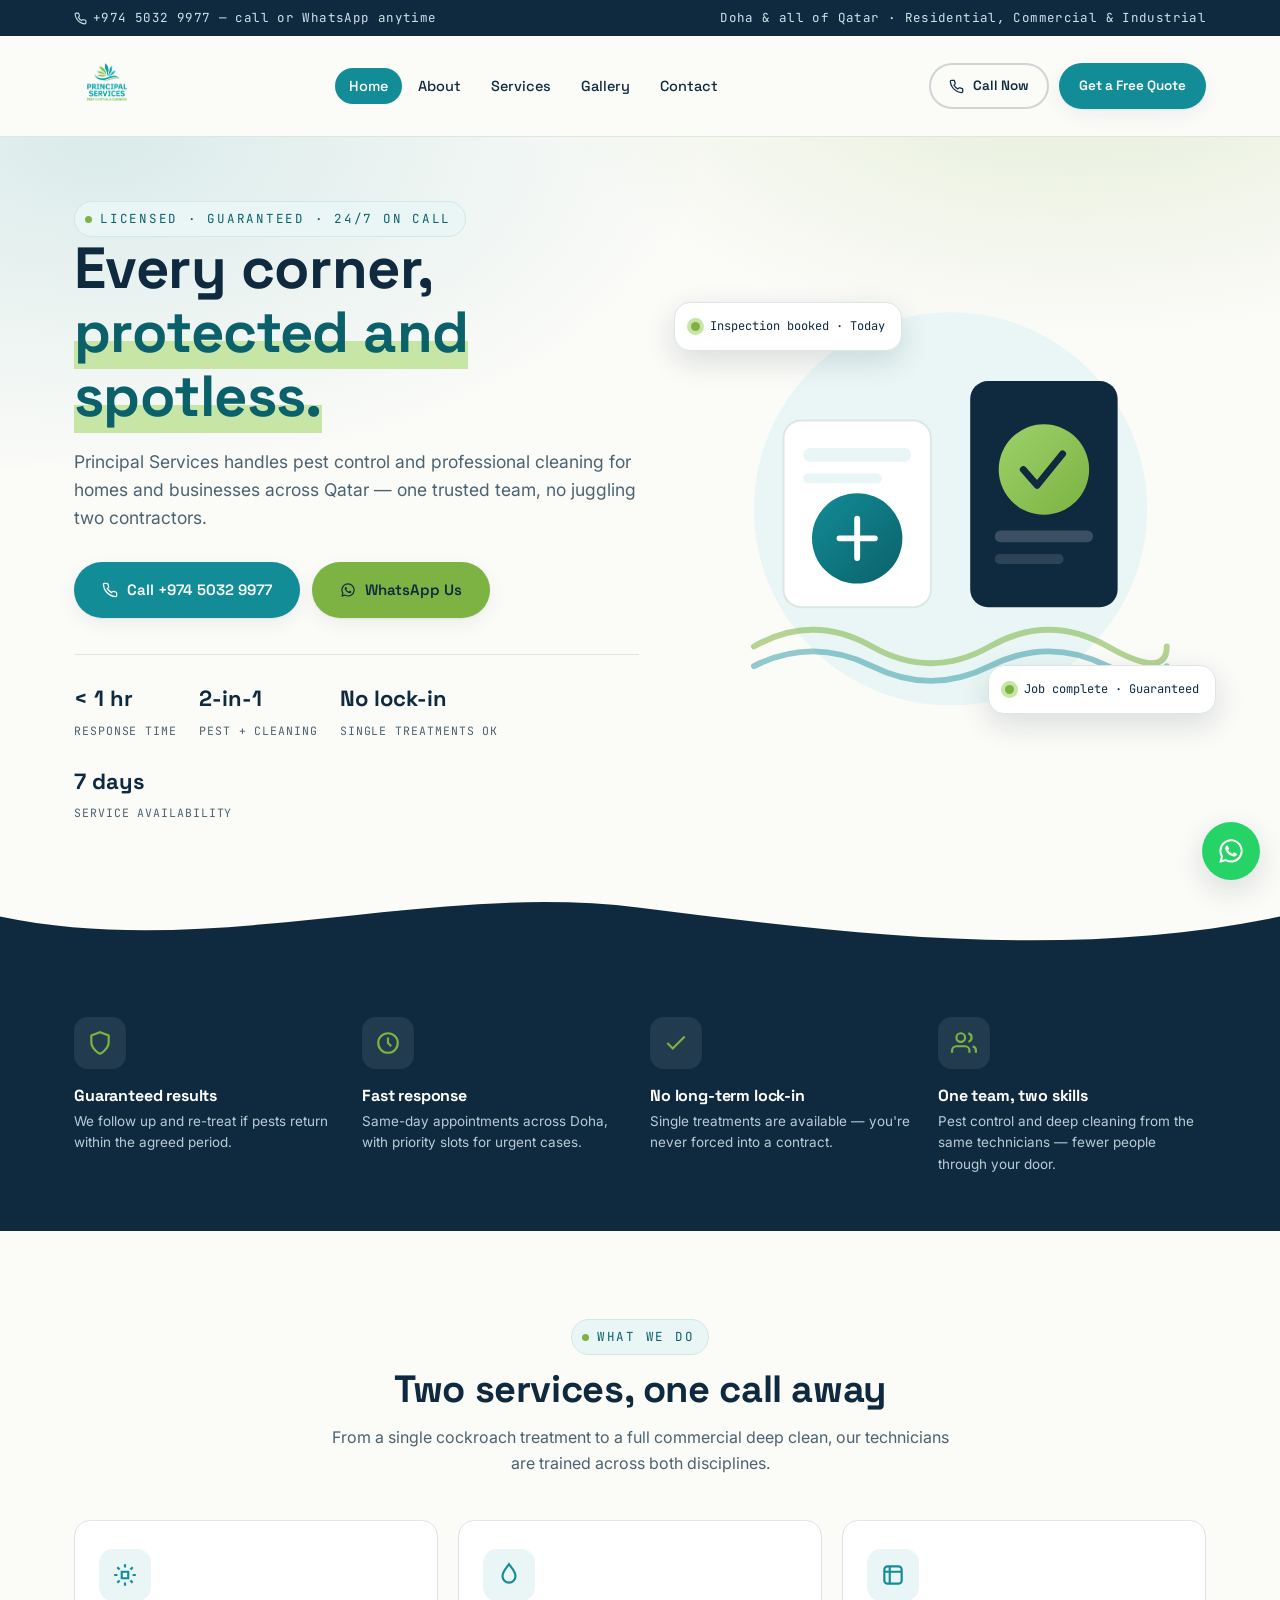
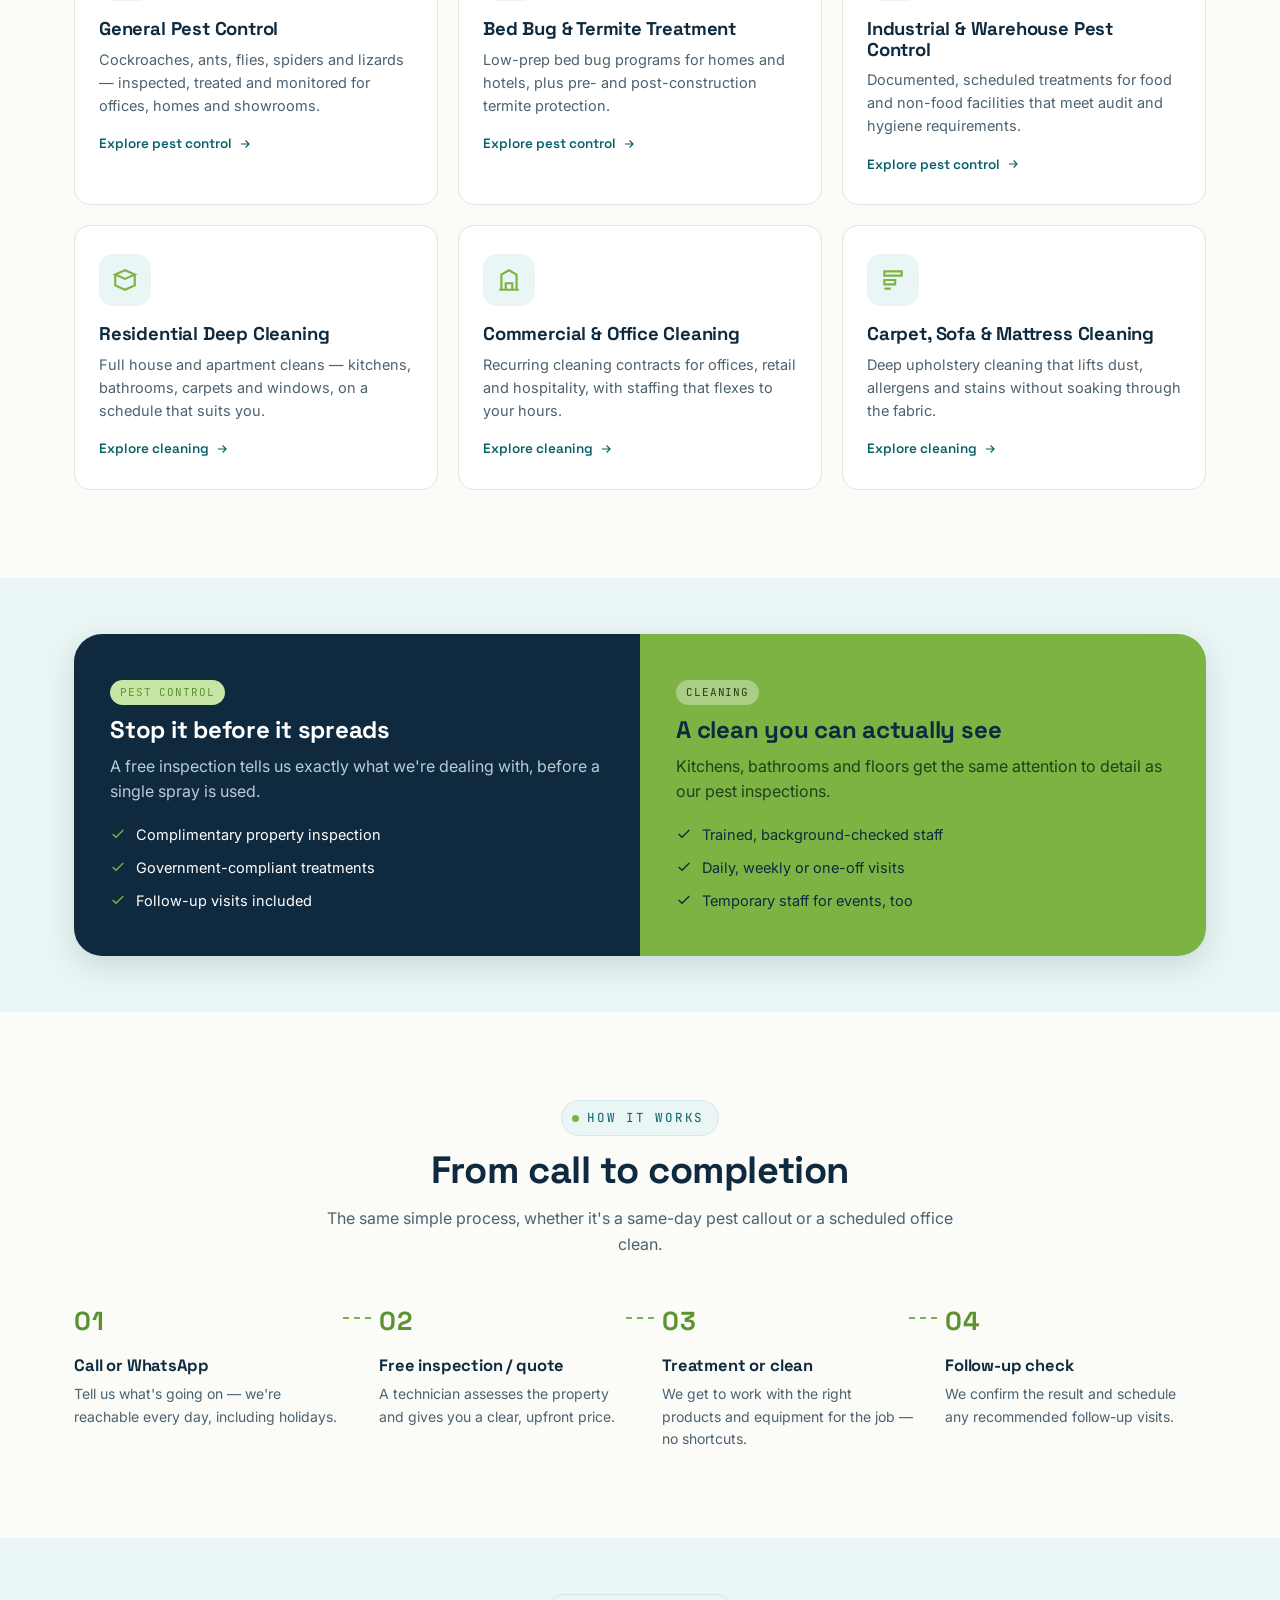
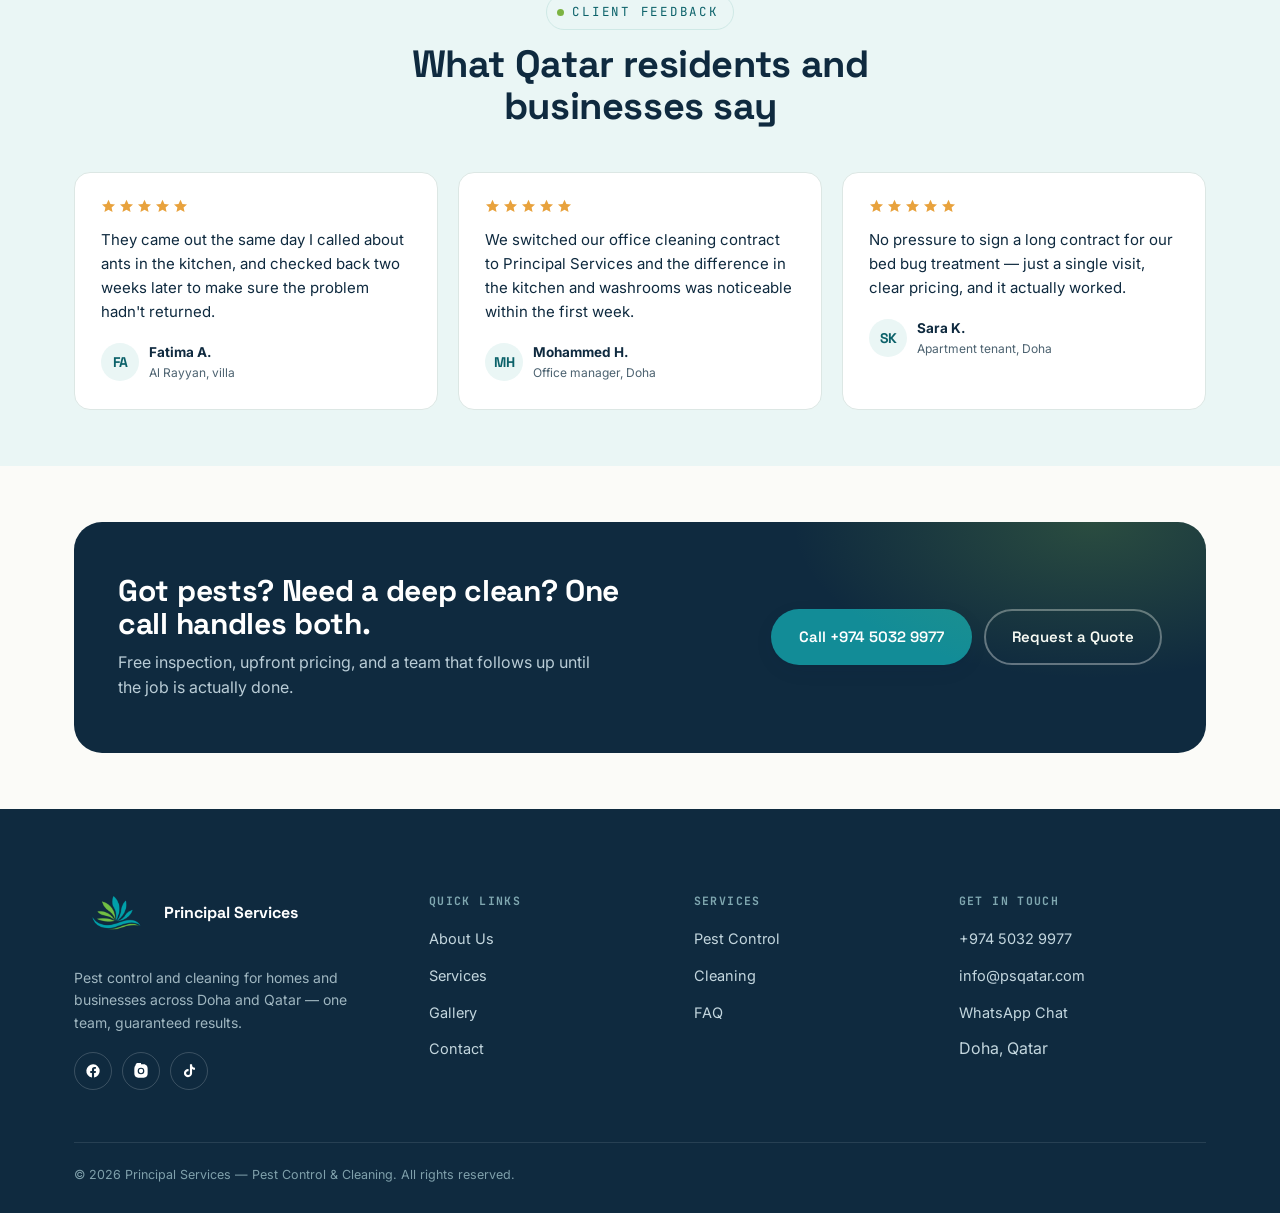
<file: index.html>
<!DOCTYPE html>
<html lang="en">
<head>
<meta charset="UTF-8">
<meta name="viewport" content="width=device-width, initial-scale=1.0">
<title>Principal Services | Pest Control &amp; Cleaning in Qatar</title>
<meta name="description" content="Principal Services provides guaranteed pest control and professional cleaning for homes and businesses across Doha and Qatar. Call +974 5032 9977.">
<link rel="icon" href="favicon-64.png" type="image/png">
<link rel="preconnect" href="https://fonts.googleapis.com">
<link rel="preconnect" href="https://fonts.gstatic.com" crossorigin>
<link href="https://fonts.googleapis.com/css2?family=Space+Grotesk:wght@500;600;700&family=Inter:wght@400;500;600&family=JetBrains+Mono:wght@400;500&display=swap" rel="stylesheet">
<link rel="stylesheet" href="style.css">
</head>
<body>

<!-- ===================== HEADER ===================== -->
<header class="site-header">
  <div class="topbar">
    <div class="wrap">
      <a href="tel:+97450329977">
        <svg width="13" height="13" viewBox="0 0 24 24" fill="none" stroke="currentColor" stroke-width="2"><path d="M22 16.92v3a2 2 0 0 1-2.18 2 19.79 19.79 0 0 1-8.63-3.07 19.5 19.5 0 0 1-6-6 19.79 19.79 0 0 1-3.07-8.67A2 2 0 0 1 4.11 2h3a2 2 0 0 1 2 1.72c.127.96.362 1.903.7 2.81a2 2 0 0 1-.45 2.11L8.09 9.91a16 16 0 0 0 6 6l1.27-1.27a2 2 0 0 1 2.11-.45c.907.338 1.85.573 2.81.7A2 2 0 0 1 22 16.92z"/></svg>
        +974 5032 9977 — call or WhatsApp anytime
      </a>
      <span class="topbar-hide-mobile">Doha &amp; all of Qatar · Residential, Commercial &amp; Industrial</span>
    </div>
  </div>
  <nav class="wrap nav">
    <a href="index.html" class="brand">
      <img src="ps_logo_trimmed.png" alt="Principal Services logo">
    </a>
    <ul class="nav-links">
      <li><a href="index.html" data-page="index.html">Home</a></li>
      <li><a href="about.html" data-page="about.html">About</a></li>
      <li><a href="services.html" data-page="services.html">Services</a></li>
      <li><a href="gallery.html" data-page="gallery.html">Gallery</a></li>
      <li><a href="contact.html" data-page="contact.html">Contact</a></li>
    </ul>
    <div class="nav-cta">
      <a href="tel:+97450329977" class="btn btn-ghost btn-sm nav-call" aria-label="Call Principal Services">
        <svg width="15" height="15" viewBox="0 0 24 24" fill="none" stroke="currentColor" stroke-width="2"><path d="M22 16.92v3a2 2 0 0 1-2.18 2 19.79 19.79 0 0 1-8.63-3.07 19.5 19.5 0 0 1-6-6 19.79 19.79 0 0 1-3.07-8.67A2 2 0 0 1 4.11 2h3a2 2 0 0 1 2 1.72c.127.96.362 1.903.7 2.81a2 2 0 0 1-.45 2.11L8.09 9.91a16 16 0 0 0 6 6l1.27-1.27a2 2 0 0 1 2.11-.45c.907.338 1.85.573 2.81.7A2 2 0 0 1 22 16.92z"/></svg>
        <span class="hide-mobile">Call Now</span>
      </a>
      <a href="contact.html" class="btn btn-primary btn-sm nav-quote">Get a Free Quote</a>
      <button class="nav-toggle" aria-label="Toggle menu" aria-expanded="false"><span></span></button>
    </div>
  </nav>
</header>

<!-- ===================== HERO ===================== -->
<section class="hero">
  <div class="wrap hero-grid">
    <div>
      <span class="eyebrow">Licensed · Guaranteed · 24/7 On Call</span>
      <h1>Every corner, <em>protected and spotless.</em></h1>
      <p class="hero-sub">Principal Services handles pest control and professional cleaning for homes and businesses across Qatar — one trusted team, no juggling two contractors.</p>
      <div class="hero-actions">
        <a href="tel:+97450329977" class="btn btn-primary">
          <svg width="16" height="16" viewBox="0 0 24 24" fill="none" stroke="currentColor" stroke-width="2"><path d="M22 16.92v3a2 2 0 0 1-2.18 2 19.79 19.79 0 0 1-8.63-3.07 19.5 19.5 0 0 1-6-6 19.79 19.79 0 0 1-3.07-8.67A2 2 0 0 1 4.11 2h3a2 2 0 0 1 2 1.72c.127.96.362 1.903.7 2.81a2 2 0 0 1-.45 2.11L8.09 9.91a16 16 0 0 0 6 6l1.27-1.27a2 2 0 0 1 2.11-.45c.907.338 1.85.573 2.81.7A2 2 0 0 1 22 16.92z"/></svg>
          Call +974 5032 9977
        </a>
        <a href="https://wa.me/97450329977" target="_blank" rel="noopener" class="btn btn-leaf">
          <svg width="16" height="16" viewBox="0 0 24 24" fill="currentColor"><path d="M12.04 2c-5.5 0-9.96 4.46-9.96 9.96 0 1.76.46 3.4 1.27 4.83L2 22l5.36-1.31a9.9 9.9 0 0 0 4.68 1.19h.01c5.5 0 9.96-4.46 9.96-9.96S17.54 2 12.04 2zm0 18.19h-.01a8.2 8.2 0 0 1-4.19-1.15l-.3-.18-3.12.76.83-3.04-.2-.31a8.22 8.22 0 1 1 6.99 3.92zm4.5-6.16c-.25-.12-1.46-.72-1.68-.8-.23-.08-.39-.12-.56.12-.16.25-.64.8-.78.96-.14.16-.29.18-.53.06-.25-.12-1.04-.38-1.98-1.22-.73-.65-1.23-1.46-1.37-1.7-.14-.25-.02-.38.11-.5.11-.11.25-.29.37-.43.12-.15.16-.25.25-.41.08-.16.04-.31-.02-.43-.06-.12-.56-1.35-.77-1.85-.2-.48-.41-.42-.56-.43-.14-.01-.31-.01-.47-.01a.9.9 0 0 0-.66.31c-.22.25-.86.85-.86 2.07s.89 2.4 1.01 2.57c.12.16 1.75 2.67 4.24 3.74.59.26 1.05.41 1.41.52.59.19 1.13.16 1.56.1.48-.07 1.46-.6 1.66-1.17.21-.58.21-1.08.15-1.18-.06-.1-.23-.16-.48-.28z"/></svg>
          WhatsApp Us
        </a>
      </div>
      <div class="hero-trust">
        <div><b>&lt; 1 hr</b><span>Response time</span></div>
        <div><b>2-in-1</b><span>Pest + Cleaning</span></div>
        <div><b>No lock-in</b><span>Single treatments ok</span></div>
        <div><b>7 days</b><span>Service availability</span></div>
      </div>
    </div>

    <div class="hero-art">
      <div class="hero-tag hero-tag-1"><span class="dot"></span> Inspection booked · Today</div>
      <div class="hero-tag hero-tag-2"><span class="dot"></span> Job complete · Guaranteed</div>
      <svg viewBox="0 0 520 480" width="100%" height="auto" role="img" aria-label="Illustration of pest control and cleaning coverage">
        <defs>
          <linearGradient id="gA" x1="0" y1="0" x2="1" y2="1">
            <stop offset="0" stop-color="#128C97"/><stop offset="1" stop-color="#0B6169"/>
          </linearGradient>
          <linearGradient id="gB" x1="0" y1="0" x2="1" y2="1">
            <stop offset="0" stop-color="#9CD16A"/><stop offset="1" stop-color="#7CB342"/>
          </linearGradient>
        </defs>
        <circle cx="260" cy="240" r="200" fill="#EAF6F5"/>
        <rect x="90" y="150" width="150" height="190" rx="18" fill="#FFFFFF" stroke="#DCE7E4" stroke-width="2"/>
        <rect x="110" y="178" width="110" height="14" rx="7" fill="#EAF6F5"/>
        <rect x="110" y="204" width="80" height="10" rx="5" fill="#EAF6F5"/>
        <circle cx="165" cy="270" r="46" fill="url(#gA)"/>
        <path d="M165 250 v40 M147 270 h36" stroke="#fff" stroke-width="6" stroke-linecap="round"/>
        <rect x="280" y="110" width="150" height="230" rx="18" fill="#0F2A3F"/>
        <circle cx="355" cy="200" r="46" fill="url(#gB)"/>
        <path d="M334 200 l14 16 26 -32" stroke="#0F2A3F" stroke-width="7" fill="none" stroke-linecap="round" stroke-linejoin="round"/>
        <rect x="305" y="262" width="100" height="12" rx="6" fill="rgba(255,255,255,.18)"/>
        <rect x="305" y="286" width="70" height="10" rx="5" fill="rgba(255,255,255,.12)"/>
        <path d="M60 380 q60 -34 120 0 t120 0 t120 0 t60 0" fill="none" stroke="#7CB342" stroke-width="6" stroke-linecap="round" opacity=".55"/>
        <path d="M60 400 q60 -30 120 0 t120 0 t120 0 t60 0" fill="none" stroke="#128C97" stroke-width="6" stroke-linecap="round" opacity=".45"/>
      </svg>
    </div>
  </div>

  <div class="wave" style="margin-top:56px;">
    <svg viewBox="0 0 1440 90" preserveAspectRatio="none"><path d="M0,40 C240,90 480,0 720,30 C960,60 1200,90 1440,40 L1440,90 L0,90 Z" fill="#0F2A3F"></path></svg>
  </div>
</section>

<!-- ===================== WHY CHOOSE US ===================== -->
<section class="section--tight" style="background:var(--navy); color:#fff;">
  <div class="wrap">
    <div class="grid grid-4">
      <div>
        <div class="card-icon" style="background:rgba(255,255,255,.08);">
          <svg width="24" height="24" viewBox="0 0 24 24" fill="none" stroke="#7CB342" stroke-width="2"><path d="M12 22s8-4 8-11V5l-8-3-8 3v6c0 7 8 11 8 11z"/></svg>
        </div>
        <h4 style="font-family:var(--f-display); font-size:16px; margin-bottom:6px;">Guaranteed results</h4>
        <p style="font-size:13.5px; color:#B9CCD6;">We follow up and re-treat if pests return within the agreed period.</p>
      </div>
      <div>
        <div class="card-icon" style="background:rgba(255,255,255,.08);">
          <svg width="24" height="24" viewBox="0 0 24 24" fill="none" stroke="#7CB342" stroke-width="2"><circle cx="12" cy="12" r="9"/><path d="M12 7v5l3 3"/></svg>
        </div>
        <h4 style="font-family:var(--f-display); font-size:16px; margin-bottom:6px;">Fast response</h4>
        <p style="font-size:13.5px; color:#B9CCD6;">Same-day appointments across Doha, with priority slots for urgent cases.</p>
      </div>
      <div>
        <div class="card-icon" style="background:rgba(255,255,255,.08);">
          <svg width="24" height="24" viewBox="0 0 24 24" fill="none" stroke="#7CB342" stroke-width="2"><path d="M20 6L9 17l-5-5"/></svg>
        </div>
        <h4 style="font-family:var(--f-display); font-size:16px; margin-bottom:6px;">No long-term lock-in</h4>
        <p style="font-size:13.5px; color:#B9CCD6;">Single treatments are available — you're never forced into a contract.</p>
      </div>
      <div>
        <div class="card-icon" style="background:rgba(255,255,255,.08);">
          <svg width="24" height="24" viewBox="0 0 24 24" fill="none" stroke="#7CB342" stroke-width="2"><path d="M17 21v-2a4 4 0 0 0-4-4H5a4 4 0 0 0-4 4v2"/><circle cx="9" cy="7" r="4"/><path d="M23 21v-2a4 4 0 0 0-3-3.87"/><path d="M16 3.13a4 4 0 0 1 0 7.75"/></svg>
        </div>
        <h4 style="font-family:var(--f-display); font-size:16px; margin-bottom:6px;">One team, two skills</h4>
        <p style="font-size:13.5px; color:#B9CCD6;">Pest control and deep cleaning from the same technicians — fewer people through your door.</p>
      </div>
    </div>
  </div>
</section>

<!-- ===================== SERVICES PREVIEW ===================== -->
<section class="section" id="services">
  <div class="wrap">
    <div class="section-head center">
      <span class="eyebrow">What we do</span>
      <h2>Two services, one call away</h2>
      <p>From a single cockroach treatment to a full commercial deep clean, our technicians are trained across both disciplines.</p>
    </div>

    <div class="grid grid-3">
      <div class="card">
        <div class="card-icon"><svg viewBox="0 0 24 24" fill="none" stroke="#128C97" stroke-width="2"><path d="M9 9h6v6H9z"/><path d="M12 2v3M12 19v3M2 12h3M19 12h3M4.9 4.9l2.1 2.1M17 17l2.1 2.1M19.1 4.9 17 7M7 17l-2.1 2.1"/></svg></div>
        <h3>General Pest Control</h3>
        <p>Cockroaches, ants, flies, spiders and lizards — inspected, treated and monitored for offices, homes and showrooms.</p>
        <a class="card-link" href="services.html#pest">Explore pest control <svg viewBox="0 0 24 24" fill="none" stroke="currentColor" stroke-width="2"><path d="M5 12h14M13 6l6 6-6 6"/></svg></a>
      </div>
      <div class="card">
        <div class="card-icon"><svg viewBox="0 0 24 24" fill="none" stroke="#128C97" stroke-width="2"><path d="M12 2c-3 4-6 7-6 11a6 6 0 0 0 12 0c0-4-3-7-6-11z"/></svg></div>
        <h3>Bed Bug &amp; Termite Treatment</h3>
        <p>Low-prep bed bug programs for homes and hotels, plus pre- and post-construction termite protection.</p>
        <a class="card-link" href="services.html#pest">Explore pest control <svg viewBox="0 0 24 24" fill="none" stroke="currentColor" stroke-width="2"><path d="M5 12h14M13 6l6 6-6 6"/></svg></a>
      </div>
      <div class="card">
        <div class="card-icon"><svg viewBox="0 0 24 24" fill="none" stroke="#128C97" stroke-width="2"><rect x="4" y="4" width="16" height="16" rx="3"/><path d="M9 4v16M4 9h16"/></svg></div>
        <h3>Industrial &amp; Warehouse Pest Control</h3>
        <p>Documented, scheduled treatments for food and non-food facilities that meet audit and hygiene requirements.</p>
        <a class="card-link" href="services.html#pest">Explore pest control <svg viewBox="0 0 24 24" fill="none" stroke="currentColor" stroke-width="2"><path d="M5 12h14M13 6l6 6-6 6"/></svg></a>
      </div>
      <div class="card">
        <div class="card-icon"><svg viewBox="0 0 24 24" fill="none" stroke="#7CB342" stroke-width="2"><path d="M3 7l9-4 9 4-9 4-9-4z"/><path d="M3 7v10l9 4 9-4V7"/></svg></div>
        <h3>Residential Deep Cleaning</h3>
        <p>Full house and apartment cleans — kitchens, bathrooms, carpets and windows, on a schedule that suits you.</p>
        <a class="card-link" href="services.html#clean">Explore cleaning <svg viewBox="0 0 24 24" fill="none" stroke="currentColor" stroke-width="2"><path d="M5 12h14M13 6l6 6-6 6"/></svg></a>
      </div>
      <div class="card">
        <div class="card-icon"><svg viewBox="0 0 24 24" fill="none" stroke="#7CB342" stroke-width="2"><path d="M3 21h18M5 21V7l7-4 7 4v14M9 21v-6h6v6"/></svg></div>
        <h3>Commercial &amp; Office Cleaning</h3>
        <p>Recurring cleaning contracts for offices, retail and hospitality, with staffing that flexes to your hours.</p>
        <a class="card-link" href="services.html#clean">Explore cleaning <svg viewBox="0 0 24 24" fill="none" stroke="currentColor" stroke-width="2"><path d="M5 12h14M13 6l6 6-6 6"/></svg></a>
      </div>
      <div class="card">
        <div class="card-icon"><svg viewBox="0 0 24 24" fill="none" stroke="#7CB342" stroke-width="2"><path d="M4 4h16v4H4zM4 12h10v4H4zM4 20h6"/></svg></div>
        <h3>Carpet, Sofa &amp; Mattress Cleaning</h3>
        <p>Deep upholstery cleaning that lifts dust, allergens and stains without soaking through the fabric.</p>
        <a class="card-link" href="services.html#clean">Explore cleaning <svg viewBox="0 0 24 24" fill="none" stroke="currentColor" stroke-width="2"><path d="M5 12h14M13 6l6 6-6 6"/></svg></a>
      </div>
    </div>
  </div>
</section>

<!-- ===================== DUALITY BLOCK ===================== -->
<section class="section--tight" style="background:var(--mist);">
  <div class="wrap">
    <div class="duality">
      <div class="d-pest">
        <span class="pill">Pest control</span>
        <h3>Stop it before it spreads</h3>
        <p>A free inspection tells us exactly what we're dealing with, before a single spray is used.</p>
        <ul>
          <li><svg viewBox="0 0 24 24" fill="none" stroke="#7CB342" stroke-width="2"><path d="M20 6L9 17l-5-5"/></svg> Complimentary property inspection</li>
          <li><svg viewBox="0 0 24 24" fill="none" stroke="#7CB342" stroke-width="2"><path d="M20 6L9 17l-5-5"/></svg> Government-compliant treatments</li>
          <li><svg viewBox="0 0 24 24" fill="none" stroke="#7CB342" stroke-width="2"><path d="M20 6L9 17l-5-5"/></svg> Follow-up visits included</li>
        </ul>
      </div>
      <div class="d-clean">
        <span class="pill pill--teal" style="background:rgba(255,255,255,.35); color:#20411A;">Cleaning</span>
        <h3>A clean you can actually see</h3>
        <p>Kitchens, bathrooms and floors get the same attention to detail as our pest inspections.</p>
        <ul>
          <li><svg viewBox="0 0 24 24" fill="none" stroke="#0F2A3F" stroke-width="2"><path d="M20 6L9 17l-5-5"/></svg> Trained, background-checked staff</li>
          <li><svg viewBox="0 0 24 24" fill="none" stroke="#0F2A3F" stroke-width="2"><path d="M20 6L9 17l-5-5"/></svg> Daily, weekly or one-off visits</li>
          <li><svg viewBox="0 0 24 24" fill="none" stroke="#0F2A3F" stroke-width="2"><path d="M20 6L9 17l-5-5"/></svg> Temporary staff for events, too</li>
        </ul>
      </div>
    </div>
  </div>
</section>

<!-- ===================== HOW IT WORKS ===================== -->
<section class="section">
  <div class="wrap">
    <div class="section-head center">
      <span class="eyebrow">How it works</span>
      <h2>From call to completion</h2>
      <p>The same simple process, whether it's a same-day pest callout or a scheduled office clean.</p>
    </div>
    <div class="process-row process">
      <div class="step">
        <div class="step-num"></div>
        <h4>Call or WhatsApp</h4>
        <p>Tell us what's going on — we're reachable every day, including holidays.</p>
      </div>
      <div class="step">
        <div class="step-num"></div>
        <h4>Free inspection / quote</h4>
        <p>A technician assesses the property and gives you a clear, upfront price.</p>
      </div>
      <div class="step">
        <div class="step-num"></div>
        <h4>Treatment or clean</h4>
        <p>We get to work with the right products and equipment for the job — no shortcuts.</p>
      </div>
      <div class="step">
        <div class="step-num"></div>
        <h4>Follow-up check</h4>
        <p>We confirm the result and schedule any recommended follow-up visits.</p>
      </div>
    </div>
  </div>
</section>

<!-- ===================== TESTIMONIALS ===================== -->
<section class="section--tight" style="background:var(--mist);">
  <div class="wrap">
    <div class="section-head center">
      <span class="eyebrow">Client feedback</span>
      <h2>What Qatar residents and businesses say</h2>
    </div>
    <div class="grid grid-3">
      <div class="t-card">
        <div class="t-stars">
          <svg viewBox="0 0 20 20"><path d="M10 1l2.6 5.6 6.1.6-4.6 4.1 1.3 6-5.4-3.1-5.4 3.1 1.3-6L1.3 7.2l6.1-.6z"/></svg>
          <svg viewBox="0 0 20 20"><path d="M10 1l2.6 5.6 6.1.6-4.6 4.1 1.3 6-5.4-3.1-5.4 3.1 1.3-6L1.3 7.2l6.1-.6z"/></svg>
          <svg viewBox="0 0 20 20"><path d="M10 1l2.6 5.6 6.1.6-4.6 4.1 1.3 6-5.4-3.1-5.4 3.1 1.3-6L1.3 7.2l6.1-.6z"/></svg>
          <svg viewBox="0 0 20 20"><path d="M10 1l2.6 5.6 6.1.6-4.6 4.1 1.3 6-5.4-3.1-5.4 3.1 1.3-6L1.3 7.2l6.1-.6z"/></svg>
          <svg viewBox="0 0 20 20"><path d="M10 1l2.6 5.6 6.1.6-4.6 4.1 1.3 6-5.4-3.1-5.4 3.1 1.3-6L1.3 7.2l6.1-.6z"/></svg>
        </div>
        <p>They came out the same day I called about ants in the kitchen, and checked back two weeks later to make sure the problem hadn't returned.</p>
        <div class="t-who">
          <div class="t-avatar">FA</div>
          <div><b>Fatima A.</b><span>Al Rayyan, villa</span></div>
        </div>
      </div>
      <div class="t-card">
        <div class="t-stars">
          <svg viewBox="0 0 20 20"><path d="M10 1l2.6 5.6 6.1.6-4.6 4.1 1.3 6-5.4-3.1-5.4 3.1 1.3-6L1.3 7.2l6.1-.6z"/></svg>
          <svg viewBox="0 0 20 20"><path d="M10 1l2.6 5.6 6.1.6-4.6 4.1 1.3 6-5.4-3.1-5.4 3.1 1.3-6L1.3 7.2l6.1-.6z"/></svg>
          <svg viewBox="0 0 20 20"><path d="M10 1l2.6 5.6 6.1.6-4.6 4.1 1.3 6-5.4-3.1-5.4 3.1 1.3-6L1.3 7.2l6.1-.6z"/></svg>
          <svg viewBox="0 0 20 20"><path d="M10 1l2.6 5.6 6.1.6-4.6 4.1 1.3 6-5.4-3.1-5.4 3.1 1.3-6L1.3 7.2l6.1-.6z"/></svg>
          <svg viewBox="0 0 20 20"><path d="M10 1l2.6 5.6 6.1.6-4.6 4.1 1.3 6-5.4-3.1-5.4 3.1 1.3-6L1.3 7.2l6.1-.6z"/></svg>
        </div>
        <p>We switched our office cleaning contract to Principal Services and the difference in the kitchen and washrooms was noticeable within the first week.</p>
        <div class="t-who">
          <div class="t-avatar">MH</div>
          <div><b>Mohammed H.</b><span>Office manager, Doha</span></div>
        </div>
      </div>
      <div class="t-card">
        <div class="t-stars">
          <svg viewBox="0 0 20 20"><path d="M10 1l2.6 5.6 6.1.6-4.6 4.1 1.3 6-5.4-3.1-5.4 3.1 1.3-6L1.3 7.2l6.1-.6z"/></svg>
          <svg viewBox="0 0 20 20"><path d="M10 1l2.6 5.6 6.1.6-4.6 4.1 1.3 6-5.4-3.1-5.4 3.1 1.3-6L1.3 7.2l6.1-.6z"/></svg>
          <svg viewBox="0 0 20 20"><path d="M10 1l2.6 5.6 6.1.6-4.6 4.1 1.3 6-5.4-3.1-5.4 3.1 1.3-6L1.3 7.2l6.1-.6z"/></svg>
          <svg viewBox="0 0 20 20"><path d="M10 1l2.6 5.6 6.1.6-4.6 4.1 1.3 6-5.4-3.1-5.4 3.1 1.3-6L1.3 7.2l6.1-.6z"/></svg>
          <svg viewBox="0 0 20 20"><path d="M10 1l2.6 5.6 6.1.6-4.6 4.1 1.3 6-5.4-3.1-5.4 3.1 1.3-6L1.3 7.2l6.1-.6z"/></svg>
        </div>
        <p>No pressure to sign a long contract for our bed bug treatment — just a single visit, clear pricing, and it actually worked.</p>
        <div class="t-who">
          <div class="t-avatar">SK</div>
          <div><b>Sara K.</b><span>Apartment tenant, Doha</span></div>
        </div>
      </div>
    </div>
  </div>
</section>

<!-- ===================== CTA BAND ===================== -->
<section class="section--tight">
  <div class="wrap">
    <div class="cta-band">
      <div>
        <h3>Got pests? Need a deep clean? One call handles both.</h3>
        <p>Free inspection, upfront pricing, and a team that follows up until the job is actually done.</p>
      </div>
      <div class="actions">
        <a href="tel:+97450329977" class="btn btn-primary">Call +974 5032 9977</a>
        <a href="contact.html" class="btn btn-ghost-light">Request a Quote</a>
      </div>
    </div>
  </div>
</section>

<!-- ===================== FOOTER ===================== -->
<footer class="site-footer">
  <div class="wrap">
    <div class="footer-grid">
      <div>
        <div class="footer-brand">
          <img src="ps_icon.png" alt="">
          <b>Principal Services</b>
        </div>
        <p>Pest control and cleaning for homes and businesses across Doha and Qatar — one team, guaranteed results.</p>
        <div class="footer-socials">
          <a href="#" aria-label="Facebook"><svg viewBox="0 0 24 24" fill="#fff"><path d="M22 12a10 10 0 1 0-11.6 9.9v-7H7.9V12h2.5V9.8c0-2.5 1.5-3.9 3.8-3.9 1.1 0 2.2.2 2.2.2v2.4h-1.2c-1.2 0-1.6.8-1.6 1.6V12h2.8l-.4 2.9h-2.4v7A10 10 0 0 0 22 12z"/></svg></a>
          <a href="#" aria-label="Instagram"><svg viewBox="0 0 24 24" fill="#fff"><path d="M12 2c2.7 0 3.05.01 4.12.06 1.06.05 1.79.22 2.43.47a4.9 4.9 0 0 1 1.77 1.15 4.9 4.9 0 0 1 1.15 1.77c.25.64.42 1.37.47 2.43.05 1.07.06 1.42.06 4.12s-.01 3.05-.06 4.12c-.05 1.06-.22 1.79-.47 2.43a4.9 4.9 0 0 1-1.15 1.77 4.9 4.9 0 0 1-1.77 1.15c-.64.25-1.37.42-2.43.47-1.07.05-1.42.06-4.12.06s-3.05-.01-4.12-.06c-1.06-.05-1.79-.22-2.43-.47a4.9 4.9 0 0 1-1.77-1.15 4.9 4.9 0 0 1-1.15-1.77c-.25-.64-.42-1.37-.47-2.43C2.01 15.05 2 14.7 2 12s.01-3.05.06-4.12c.05-1.06.22-1.79.47-2.43a4.9 4.9 0 0 1 1.15-1.77A4.9 4.9 0 0 1 5.45.53c.64-.25 1.37-.42 2.43-.47C8.95.01 9.3 0 12 0zm0 5a5 5 0 1 0 0 10 5 5 0 0 0 0-10zm0 8.2a3.2 3.2 0 1 1 0-6.4 3.2 3.2 0 0 1 0 6.4zm5.2-8.4a1.17 1.17 0 1 1 0-2.34 1.17 1.17 0 0 1 0 2.34z"/></svg></a>
          <a href="#" aria-label="TikTok"><svg viewBox="0 0 24 24" fill="#fff"><path d="M16.6 2h-3.2v13.2a2.9 2.9 0 1 1-2.06-2.78V9.15a6.1 6.1 0 1 0 5.26 6.05V8.9a7.6 7.6 0 0 0 4.4 1.4V7.1a4.4 4.4 0 0 1-4.4-4.4z"/></svg></a>
        </div>
      </div>
      <div>
        <h5>Quick Links</h5>
        <ul>
          <li><a href="about.html">About Us</a></li>
          <li><a href="services.html">Services</a></li>
          <li><a href="gallery.html">Gallery</a></li>
          <li><a href="contact.html">Contact</a></li>
        </ul>
      </div>
      <div>
        <h5>Services</h5>
        <ul>
          <li><a href="services.html#pest">Pest Control</a></li>
          <li><a href="services.html#clean">Cleaning</a></li>
          <li><a href="services.html#faq">FAQ</a></li>
        </ul>
      </div>
      <div>
        <h5>Get In Touch</h5>
        <ul>
          <li><a href="tel:+97450329977">+974 5032 9977</a></li>
          <li><a href="mailto:info@psqatar.com">info@psqatar.com</a></li>
          <li><a href="https://wa.me/97450329977" target="_blank" rel="noopener">WhatsApp Chat</a></li>
          <li><span>Doha, Qatar</span></li>
        </ul>
      </div>
    </div>
    <div class="footer-bottom">
      <span>© <span id="year"></span> Principal Services — Pest Control &amp; Cleaning. All rights reserved.</span>
      <!--<span>Site by Ocean Developers</span>-->
    </div>
  </div>
</footer>

<a href="https://wa.me/97450329977" class="wa-float" target="_blank" rel="noopener" aria-label="Chat on WhatsApp">
  <svg viewBox="0 0 24 24"><path d="M12.04 2c-5.5 0-9.96 4.46-9.96 9.96 0 1.76.46 3.4 1.27 4.83L2 22l5.36-1.31a9.9 9.9 0 0 0 4.68 1.19h.01c5.5 0 9.96-4.46 9.96-9.96S17.54 2 12.04 2zm0 18.19h-.01a8.2 8.2 0 0 1-4.19-1.15l-.3-.18-3.12.76.83-3.04-.2-.31a8.22 8.22 0 1 1 6.99 3.92zm4.5-6.16c-.25-.12-1.46-.72-1.68-.8-.23-.08-.39-.12-.56.12-.16.25-.64.8-.78.96-.14.16-.29.18-.53.06-.25-.12-1.04-.38-1.98-1.22-.73-.65-1.23-1.46-1.37-1.7-.14-.25-.02-.38.11-.5.11-.11.25-.29.37-.43.12-.15.16-.25.25-.41.08-.16.04-.31-.02-.43-.06-.12-.56-1.35-.77-1.85-.2-.48-.41-.42-.56-.43-.14-.01-.31-.01-.47-.01a.9.9 0 0 0-.66.31c-.22.25-.86.85-.86 2.07s.89 2.4 1.01 2.57c.12.16 1.75 2.67 4.24 3.74.59.26 1.05.41 1.41.52.59.19 1.13.16 1.56.1.48-.07 1.46-.6 1.66-1.17.21-.58.21-1.08.15-1.18-.06-.1-.23-.16-.48-.28z"/></svg>
</a>

<script src="main.js"></script>
</body>
</html>
</file>
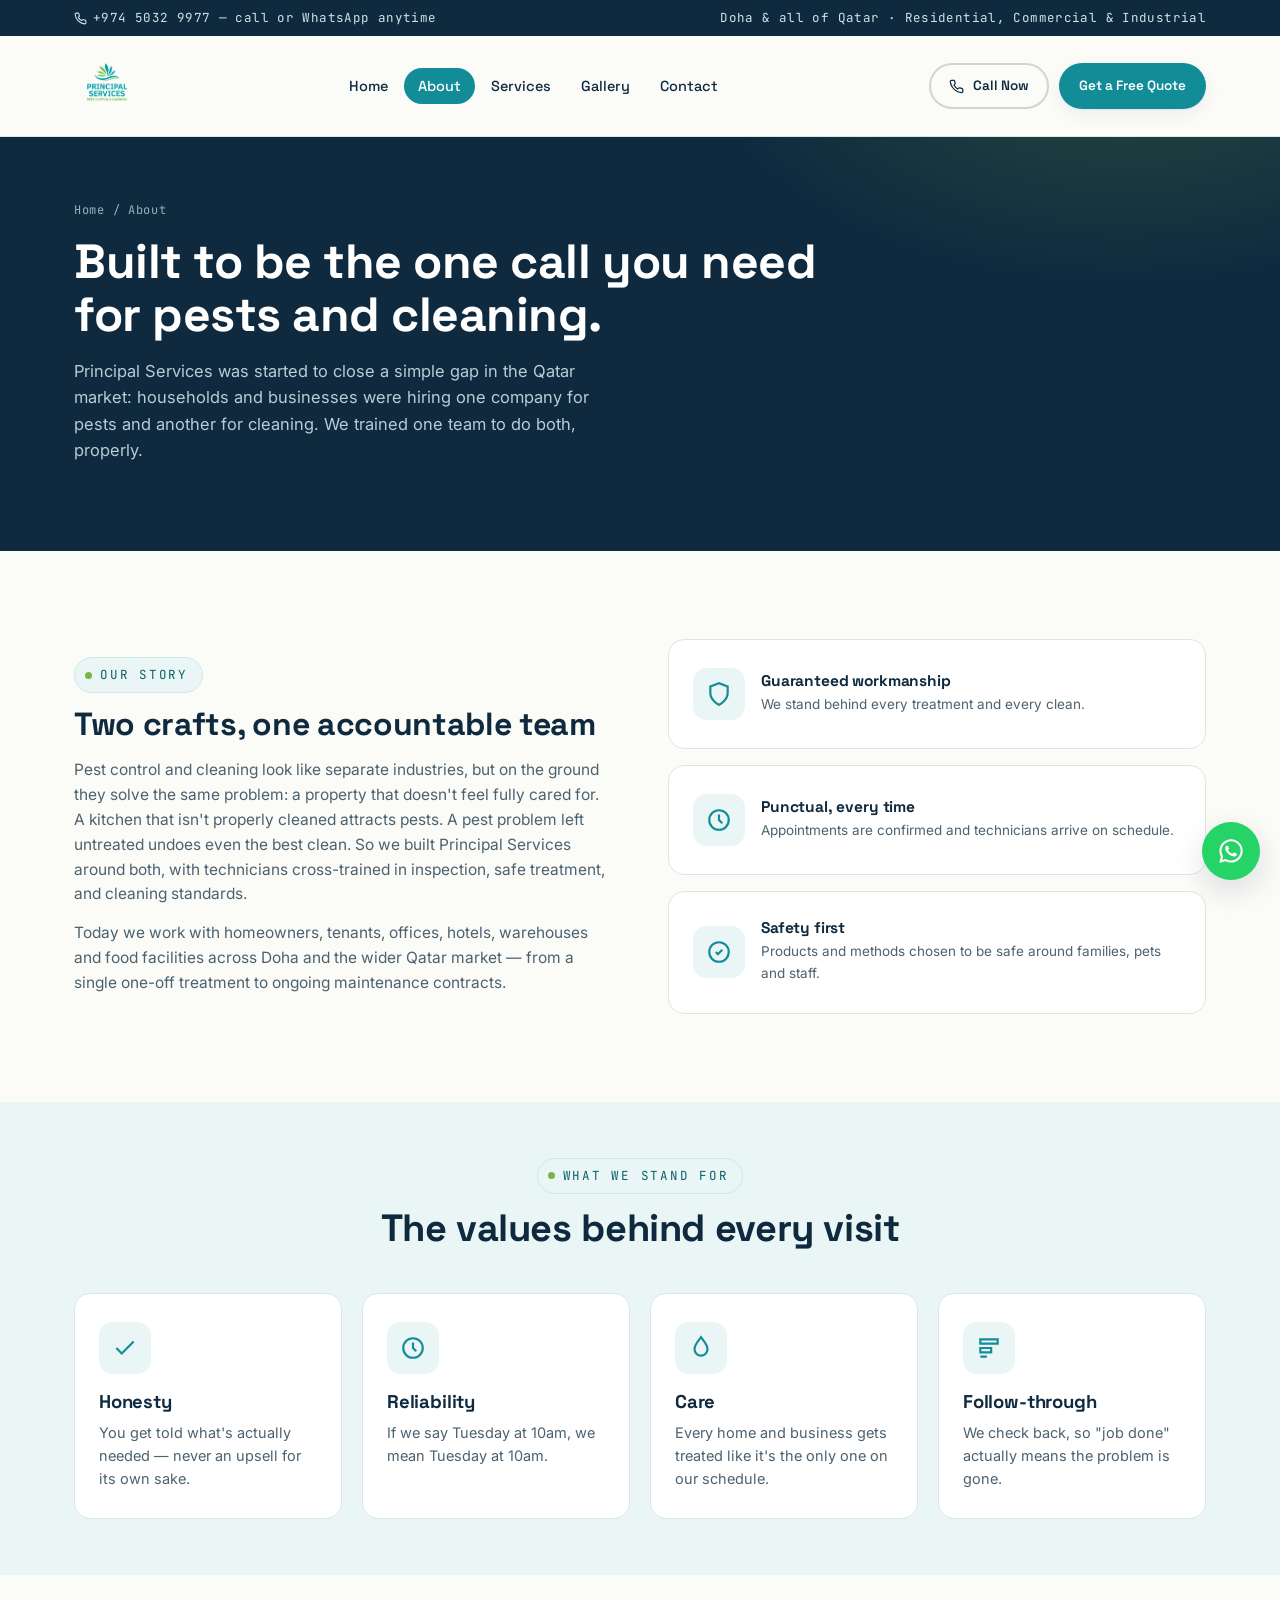
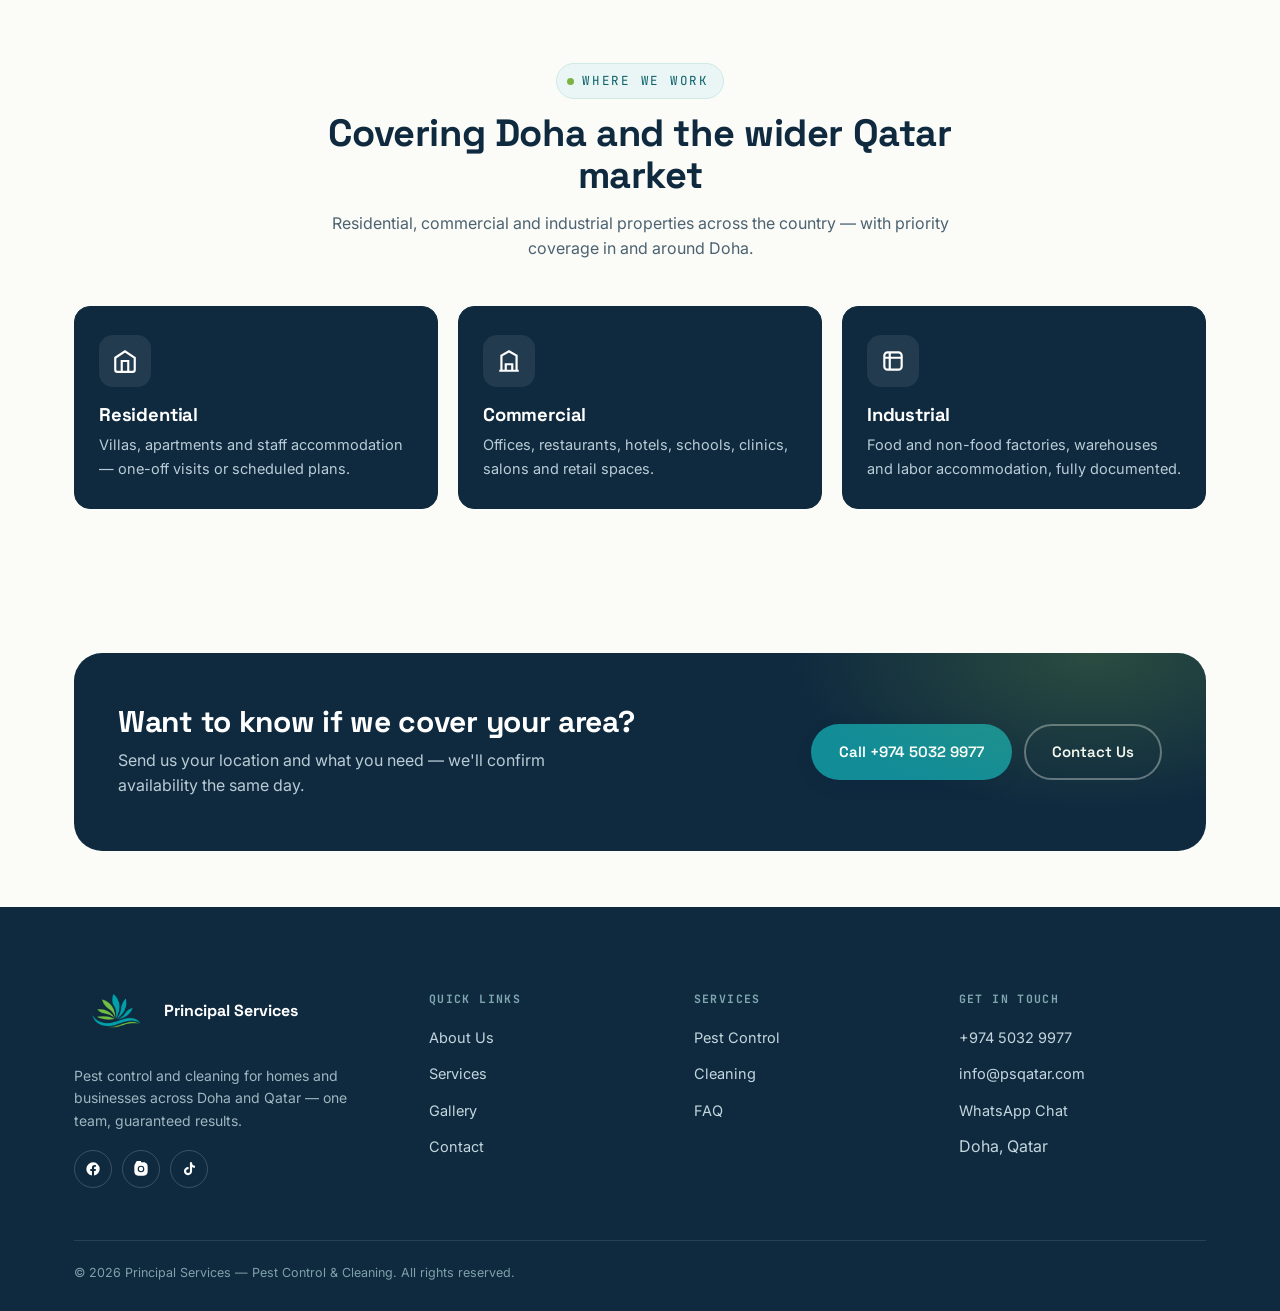
<file: about.html>
<!DOCTYPE html>
<html lang="en">
<head>
<meta charset="UTF-8">
<meta name="viewport" content="width=device-width, initial-scale=1.0">
<title>About Us | Principal Services Qatar</title>
<meta name="description" content="Principal Services is a Qatar-based pest control and cleaning company built on guaranteed results, fast response, and one accountable team.">
<link rel="icon" href="favicon-64.png" type="image/png">
<link rel="preconnect" href="https://fonts.googleapis.com">
<link rel="preconnect" href="https://fonts.gstatic.com" crossorigin>
<link href="https://fonts.googleapis.com/css2?family=Space+Grotesk:wght@500;600;700&family=Inter:wght@400;500;600&family=JetBrains+Mono:wght@400;500&display=swap" rel="stylesheet">
<link rel="stylesheet" href="style.css">
</head>
<body>

<header class="site-header">
  <div class="topbar">
    <div class="wrap">
      <a href="tel:+97450329977">
        <svg width="13" height="13" viewBox="0 0 24 24" fill="none" stroke="currentColor" stroke-width="2"><path d="M22 16.92v3a2 2 0 0 1-2.18 2 19.79 19.79 0 0 1-8.63-3.07 19.5 19.5 0 0 1-6-6 19.79 19.79 0 0 1-3.07-8.67A2 2 0 0 1 4.11 2h3a2 2 0 0 1 2 1.72c.127.96.362 1.903.7 2.81a2 2 0 0 1-.45 2.11L8.09 9.91a16 16 0 0 0 6 6l1.27-1.27a2 2 0 0 1 2.11-.45c.907.338 1.85.573 2.81.7A2 2 0 0 1 22 16.92z"/></svg>
        +974 5032 9977 — call or WhatsApp anytime
      </a>
      <span class="topbar-hide-mobile">Doha &amp; all of Qatar · Residential, Commercial &amp; Industrial</span>
    </div>
  </div>
  <nav class="wrap nav">
    <a href="index.html" class="brand">
      <img src="ps_logo_trimmed.png" alt="Principal Services logo">
    </a>
    <ul class="nav-links">
      <li><a href="index.html" data-page="index.html">Home</a></li>
      <li><a href="about.html" data-page="about.html">About</a></li>
      <li><a href="services.html" data-page="services.html">Services</a></li>
      <li><a href="gallery.html" data-page="gallery.html">Gallery</a></li>
      <li><a href="contact.html" data-page="contact.html">Contact</a></li>
    </ul>
    <div class="nav-cta">
      <a href="tel:+97450329977" class="btn btn-ghost btn-sm nav-call" aria-label="Call Principal Services">
        <svg width="15" height="15" viewBox="0 0 24 24" fill="none" stroke="currentColor" stroke-width="2"><path d="M22 16.92v3a2 2 0 0 1-2.18 2 19.79 19.79 0 0 1-8.63-3.07 19.5 19.5 0 0 1-6-6 19.79 19.79 0 0 1-3.07-8.67A2 2 0 0 1 4.11 2h3a2 2 0 0 1 2 1.72c.127.96.362 1.903.7 2.81a2 2 0 0 1-.45 2.11L8.09 9.91a16 16 0 0 0 6 6l1.27-1.27a2 2 0 0 1 2.11-.45c.907.338 1.85.573 2.81.7A2 2 0 0 1 22 16.92z"/></svg>
        <span class="hide-mobile">Call Now</span>
      </a>
      <a href="contact.html" class="btn btn-primary btn-sm nav-quote">Get a Free Quote</a>
      <button class="nav-toggle" aria-label="Toggle menu" aria-expanded="false"><span></span></button>
    </div>
  </nav>
</header>

<section class="page-hero">
  <div class="wrap">
    <div class="crumbs"><a href="index.html">Home</a> / About</div>
    <h1>Built to be the one call you need for pests and cleaning.</h1>
    <p>Principal Services was started to close a simple gap in the Qatar market: households and businesses were hiring one company for pests and another for cleaning. We trained one team to do both, properly.</p>
  </div>
</section>

<section class="section">
  <div class="wrap">
    <div class="grid grid-2" style="gap:56px; align-items:center;">
      <div>
        <span class="eyebrow">Our story</span>
        <h2 style="font-size:clamp(24px,3vw,32px); margin-top:14px;">Two crafts, one accountable team</h2>
        <p style="margin-top:16px; color:var(--ink-60); font-size:15.5px;">Pest control and cleaning look like separate industries, but on the ground they solve the same problem: a property that doesn't feel fully cared for. A kitchen that isn't properly cleaned attracts pests. A pest problem left untreated undoes even the best clean. So we built Principal Services around both, with technicians cross-trained in inspection, safe treatment, and cleaning standards.</p>
        <p style="margin-top:14px; color:var(--ink-60); font-size:15.5px;">Today we work with homeowners, tenants, offices, hotels, warehouses and food facilities across Doha and the wider Qatar market — from a single one-off treatment to ongoing maintenance contracts.</p>
      </div>
      <div>
        <div class="grid" style="gap:16px;">
          <div class="card" style="display:flex; align-items:center; gap:16px;">
            <div class="card-icon" style="margin-bottom:0;"><svg viewBox="0 0 24 24" fill="none" stroke="#128C97" stroke-width="2"><path d="M12 22s8-4 8-11V5l-8-3-8 3v6c0 7 8 11 8 11z"/></svg></div>
            <div><h4 style="font-size:15.5px; margin-bottom:4px;">Guaranteed workmanship</h4><p style="font-size:13.5px; color:var(--ink-60);">We stand behind every treatment and every clean.</p></div>
          </div>
          <div class="card" style="display:flex; align-items:center; gap:16px;">
            <div class="card-icon" style="margin-bottom:0;"><svg viewBox="0 0 24 24" fill="none" stroke="#128C97" stroke-width="2"><circle cx="12" cy="12" r="9"/><path d="M12 7v5l3 3"/></svg></div>
            <div><h4 style="font-size:15.5px; margin-bottom:4px;">Punctual, every time</h4><p style="font-size:13.5px; color:var(--ink-60);">Appointments are confirmed and technicians arrive on schedule.</p></div>
          </div>
          <div class="card" style="display:flex; align-items:center; gap:16px;">
            <div class="card-icon" style="margin-bottom:0;"><svg viewBox="0 0 24 24" fill="none" stroke="#128C97" stroke-width="2"><path d="M9 12l2 2 4-4"/><circle cx="12" cy="12" r="9"/></svg></div>
            <div><h4 style="font-size:15.5px; margin-bottom:4px;">Safety first</h4><p style="font-size:13.5px; color:var(--ink-60);">Products and methods chosen to be safe around families, pets and staff.</p></div>
          </div>
        </div>
      </div>
    </div>
  </div>
</section>

<section class="section--tight" style="background:var(--mist);">
  <div class="wrap">
    <div class="section-head center">
      <span class="eyebrow">What we stand for</span>
      <h2>The values behind every visit</h2>
    </div>
    <div class="grid grid-4">
      <div class="card">
        <div class="card-icon"><svg viewBox="0 0 24 24" fill="none" stroke="#128C97" stroke-width="2"><path d="M20 6L9 17l-5-5"/></svg></div>
        <h3>Honesty</h3>
        <p>You get told what's actually needed — never an upsell for its own sake.</p>
      </div>
      <div class="card">
        <div class="card-icon"><svg viewBox="0 0 24 24" fill="none" stroke="#128C97" stroke-width="2"><circle cx="12" cy="12" r="9"/><path d="M12 7v5l3 3"/></svg></div>
        <h3>Reliability</h3>
        <p>If we say Tuesday at 10am, we mean Tuesday at 10am.</p>
      </div>
      <div class="card">
        <div class="card-icon"><svg viewBox="0 0 24 24" fill="none" stroke="#128C97" stroke-width="2"><path d="M12 2c-3 4-6 7-6 11a6 6 0 0 0 12 0c0-4-3-7-6-11z"/></svg></div>
        <h3>Care</h3>
        <p>Every home and business gets treated like it's the only one on our schedule.</p>
      </div>
      <div class="card">
        <div class="card-icon"><svg viewBox="0 0 24 24" fill="none" stroke="#128C97" stroke-width="2"><path d="M4 4h16v4H4zM4 12h10v4H4zM4 20h6"/></svg></div>
        <h3>Follow-through</h3>
        <p>We check back, so "job done" actually means the problem is gone.</p>
      </div>
    </div>
  </div>
</section>

<section class="section">
  <div class="wrap">
    <div class="section-head center">
      <span class="eyebrow">Where we work</span>
      <h2>Covering Doha and the wider Qatar market</h2>
      <p>Residential, commercial and industrial properties across the country — with priority coverage in and around Doha.</p>
    </div>
    <div class="grid grid-3">
      <div class="card card--dark">
        <div class="card-icon"><svg viewBox="0 0 24 24" fill="none" stroke="#fff" stroke-width="2"><path d="M3 9l9-6 9 6v11a2 2 0 0 1-2 2H5a2 2 0 0 1-2-2z"/><path d="M9 22V12h6v10"/></svg></div>
        <h3>Residential</h3>
        <p>Villas, apartments and staff accommodation — one-off visits or scheduled plans.</p>
      </div>
      <div class="card card--dark">
        <div class="card-icon"><svg viewBox="0 0 24 24" fill="none" stroke="#fff" stroke-width="2"><path d="M3 21h18M5 21V7l7-4 7 4v14M9 21v-6h6v6"/></svg></div>
        <h3>Commercial</h3>
        <p>Offices, restaurants, hotels, schools, clinics, salons and retail spaces.</p>
      </div>
      <div class="card card--dark">
        <div class="card-icon"><svg viewBox="0 0 24 24" fill="none" stroke="#fff" stroke-width="2"><rect x="4" y="4" width="16" height="16" rx="3"/><path d="M9 4v16M4 9h16"/></svg></div>
        <h3>Industrial</h3>
        <p>Food and non-food factories, warehouses and labor accommodation, fully documented.</p>
      </div>
    </div>
  </div>
</section>

<section class="section--tight">
  <div class="wrap">
    <div class="cta-band">
      <div>
        <h3>Want to know if we cover your area?</h3>
        <p>Send us your location and what you need — we'll confirm availability the same day.</p>
      </div>
      <div class="actions">
        <a href="tel:+97450329977" class="btn btn-primary">Call +974 5032 9977</a>
        <a href="contact.html" class="btn btn-ghost-light">Contact Us</a>
      </div>
    </div>
  </div>
</section>

<footer class="site-footer">
  <div class="wrap">
    <div class="footer-grid">
      <div>
        <div class="footer-brand">
          <img src="ps_icon.png" alt="">
          <b>Principal Services</b>
        </div>
        <p>Pest control and cleaning for homes and businesses across Doha and Qatar — one team, guaranteed results.</p>
        <div class="footer-socials">
          <a href="#" aria-label="Facebook"><svg viewBox="0 0 24 24" fill="#fff"><path d="M22 12a10 10 0 1 0-11.6 9.9v-7H7.9V12h2.5V9.8c0-2.5 1.5-3.9 3.8-3.9 1.1 0 2.2.2 2.2.2v2.4h-1.2c-1.2 0-1.6.8-1.6 1.6V12h2.8l-.4 2.9h-2.4v7A10 10 0 0 0 22 12z"/></svg></a>
          <a href="#" aria-label="Instagram"><svg viewBox="0 0 24 24" fill="#fff"><path d="M12 2c2.7 0 3.05.01 4.12.06 1.06.05 1.79.22 2.43.47a4.9 4.9 0 0 1 1.77 1.15 4.9 4.9 0 0 1 1.15 1.77c.25.64.42 1.37.47 2.43.05 1.07.06 1.42.06 4.12s-.01 3.05-.06 4.12c-.05 1.06-.22 1.79-.47 2.43a4.9 4.9 0 0 1-1.15 1.77 4.9 4.9 0 0 1-1.77 1.15c-.64.25-1.37.42-2.43.47-1.07.05-1.42.06-4.12.06s-3.05-.01-4.12-.06c-1.06-.05-1.79-.22-2.43-.47a4.9 4.9 0 0 1-1.77-1.15 4.9 4.9 0 0 1-1.15-1.77c-.25-.64-.42-1.37-.47-2.43C2.01 15.05 2 14.7 2 12s.01-3.05.06-4.12c.05-1.06.22-1.79.47-2.43a4.9 4.9 0 0 1 1.15-1.77A4.9 4.9 0 0 1 5.45.53c.64-.25 1.37-.42 2.43-.47C8.95.01 9.3 0 12 0zm0 5a5 5 0 1 0 0 10 5 5 0 0 0 0-10zm0 8.2a3.2 3.2 0 1 1 0-6.4 3.2 3.2 0 0 1 0 6.4zm5.2-8.4a1.17 1.17 0 1 1 0-2.34 1.17 1.17 0 0 1 0 2.34z"/></svg></a>
          <a href="#" aria-label="TikTok"><svg viewBox="0 0 24 24" fill="#fff"><path d="M16.6 2h-3.2v13.2a2.9 2.9 0 1 1-2.06-2.78V9.15a6.1 6.1 0 1 0 5.26 6.05V8.9a7.6 7.6 0 0 0 4.4 1.4V7.1a4.4 4.4 0 0 1-4.4-4.4z"/></svg></a>
        </div>
      </div>
      <div>
        <h5>Quick Links</h5>
        <ul>
          <li><a href="about.html">About Us</a></li>
          <li><a href="services.html">Services</a></li>
          <li><a href="gallery.html">Gallery</a></li>
          <li><a href="contact.html">Contact</a></li>
        </ul>
      </div>
      <div>
        <h5>Services</h5>
        <ul>
          <li><a href="services.html#pest">Pest Control</a></li>
          <li><a href="services.html#clean">Cleaning</a></li>
          <li><a href="services.html#faq">FAQ</a></li>
        </ul>
      </div>
      <div>
        <h5>Get In Touch</h5>
        <ul>
          <li><a href="tel:+97450329977">+974 5032 9977</a></li>
          <li><a href="mailto:info@psqatar.com">info@psqatar.com</a></li>
          <li><a href="https://wa.me/97450329977" target="_blank" rel="noopener">WhatsApp Chat</a></li>
          <li><span>Doha, Qatar</span></li>
        </ul>
      </div>
    </div>
    <div class="footer-bottom">
      <span>© <span id="year"></span> Principal Services — Pest Control &amp; Cleaning. All rights reserved.</span>
      <!--<span>Site by Ocean Developers</span>-->
    </div>
  </div>
</footer>

<a href="https://wa.me/97450329977" class="wa-float" target="_blank" rel="noopener" aria-label="Chat on WhatsApp">
  <svg viewBox="0 0 24 24"><path d="M12.04 2c-5.5 0-9.96 4.46-9.96 9.96 0 1.76.46 3.4 1.27 4.83L2 22l5.36-1.31a9.9 9.9 0 0 0 4.68 1.19h.01c5.5 0 9.96-4.46 9.96-9.96S17.54 2 12.04 2zm0 18.19h-.01a8.2 8.2 0 0 1-4.19-1.15l-.3-.18-3.12.76.83-3.04-.2-.31a8.22 8.22 0 1 1 6.99 3.92zm4.5-6.16c-.25-.12-1.46-.72-1.68-.8-.23-.08-.39-.12-.56.12-.16.25-.64.8-.78.96-.14.16-.29.18-.53.06-.25-.12-1.04-.38-1.98-1.22-.73-.65-1.23-1.46-1.37-1.7-.14-.25-.02-.38.11-.5.11-.11.25-.29.37-.43.12-.15.16-.25.25-.41.08-.16.04-.31-.02-.43-.06-.12-.56-1.35-.77-1.85-.2-.48-.41-.42-.56-.43-.14-.01-.31-.01-.47-.01a.9.9 0 0 0-.66.31c-.22.25-.86.85-.86 2.07s.89 2.4 1.01 2.57c.12.16 1.75 2.67 4.24 3.74.59.26 1.05.41 1.41.52.59.19 1.13.16 1.56.1.48-.07 1.46-.6 1.66-1.17.21-.58.21-1.08.15-1.18-.06-.1-.23-.16-.48-.28z"/></svg>
</a>

<script src="main.js"></script>
</body>
</html>
</file>
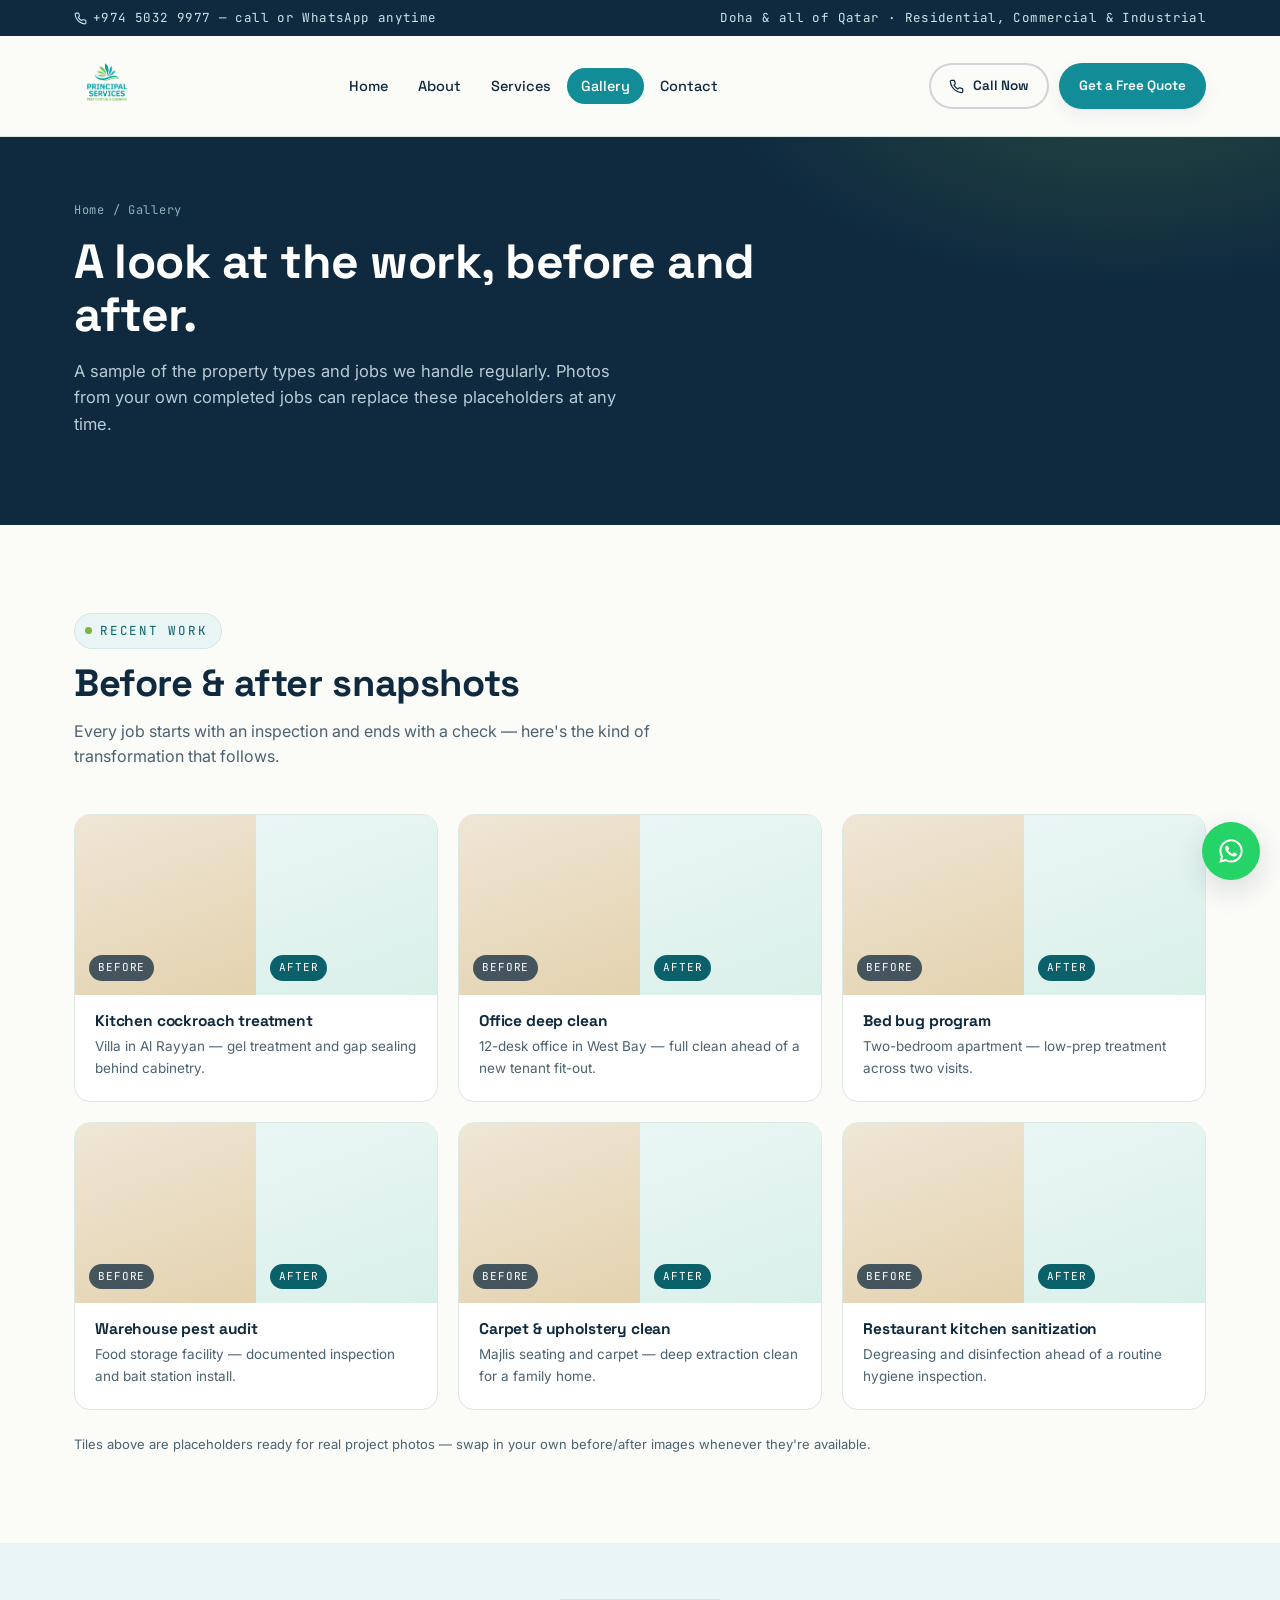
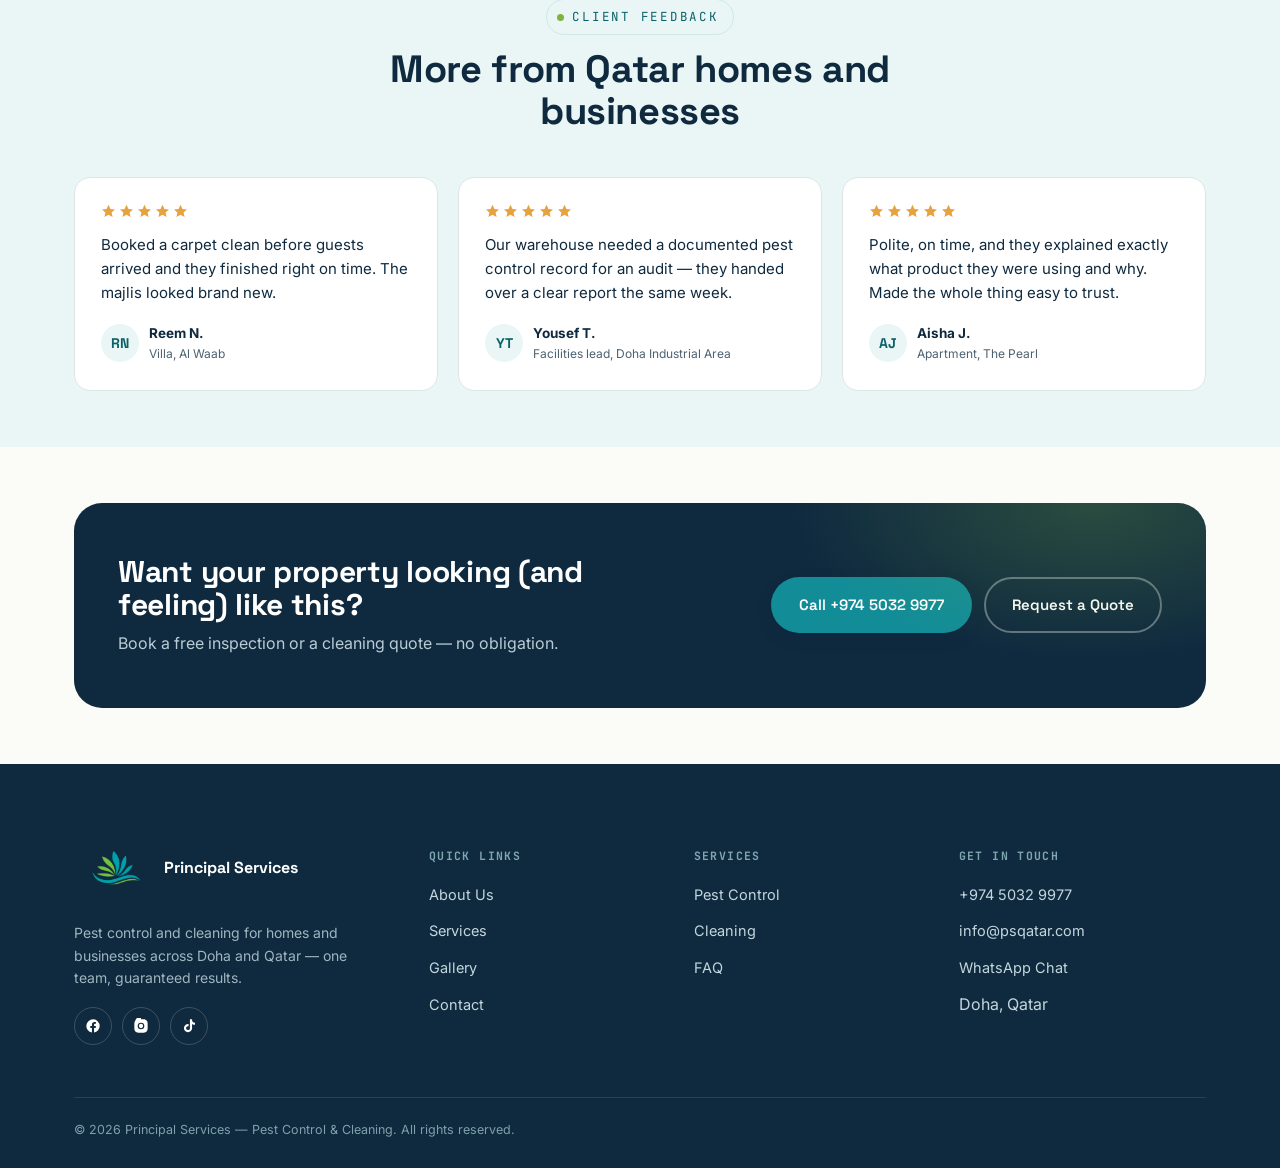
<file: gallery.html>
<!DOCTYPE html>
<html lang="en">
<head>
<meta charset="UTF-8">
<meta name="viewport" content="width=device-width, initial-scale=1.0">
<title>Gallery | Principal Services Qatar</title>
<meta name="description" content="See the range of pest control and cleaning work Principal Services carries out across homes and businesses in Qatar.">
<link rel="icon" href="favicon-64.png" type="image/png">
<link rel="preconnect" href="https://fonts.googleapis.com">
<link rel="preconnect" href="https://fonts.gstatic.com" crossorigin>
<link href="https://fonts.googleapis.com/css2?family=Space+Grotesk:wght@500;600;700&family=Inter:wght@400;500;600&family=JetBrains+Mono:wght@400;500&display=swap" rel="stylesheet">
<link rel="stylesheet" href="style.css">
</head>
<body>

<header class="site-header">
  <div class="topbar">
    <div class="wrap">
      <a href="tel:+97450329977">
        <svg width="13" height="13" viewBox="0 0 24 24" fill="none" stroke="currentColor" stroke-width="2"><path d="M22 16.92v3a2 2 0 0 1-2.18 2 19.79 19.79 0 0 1-8.63-3.07 19.5 19.5 0 0 1-6-6 19.79 19.79 0 0 1-3.07-8.67A2 2 0 0 1 4.11 2h3a2 2 0 0 1 2 1.72c.127.96.362 1.903.7 2.81a2 2 0 0 1-.45 2.11L8.09 9.91a16 16 0 0 0 6 6l1.27-1.27a2 2 0 0 1 2.11-.45c.907.338 1.85.573 2.81.7A2 2 0 0 1 22 16.92z"/></svg>
        +974 5032 9977 — call or WhatsApp anytime
      </a>
      <span class="topbar-hide-mobile">Doha &amp; all of Qatar · Residential, Commercial &amp; Industrial</span>
    </div>
  </div>
  <nav class="wrap nav">
    <a href="index.html" class="brand">
      <img src="ps_logo_trimmed.png" alt="Principal Services logo">
    </a>
    <ul class="nav-links">
      <li><a href="index.html" data-page="index.html">Home</a></li>
      <li><a href="about.html" data-page="about.html">About</a></li>
      <li><a href="services.html" data-page="services.html">Services</a></li>
      <li><a href="gallery.html" data-page="gallery.html">Gallery</a></li>
      <li><a href="contact.html" data-page="contact.html">Contact</a></li>
    </ul>
    <div class="nav-cta">
      <a href="tel:+97450329977" class="btn btn-ghost btn-sm nav-call" aria-label="Call Principal Services">
        <svg width="15" height="15" viewBox="0 0 24 24" fill="none" stroke="currentColor" stroke-width="2"><path d="M22 16.92v3a2 2 0 0 1-2.18 2 19.79 19.79 0 0 1-8.63-3.07 19.5 19.5 0 0 1-6-6 19.79 19.79 0 0 1-3.07-8.67A2 2 0 0 1 4.11 2h3a2 2 0 0 1 2 1.72c.127.96.362 1.903.7 2.81a2 2 0 0 1-.45 2.11L8.09 9.91a16 16 0 0 0 6 6l1.27-1.27a2 2 0 0 1 2.11-.45c.907.338 1.85.573 2.81.7A2 2 0 0 1 22 16.92z"/></svg>
        <span class="hide-mobile">Call Now</span>
      </a>
      <a href="contact.html" class="btn btn-primary btn-sm nav-quote">Get a Free Quote</a>
      <button class="nav-toggle" aria-label="Toggle menu" aria-expanded="false"><span></span></button>
    </div>
  </nav>
</header>

<section class="page-hero">
  <div class="wrap">
    <div class="crumbs"><a href="index.html">Home</a> / Gallery</div>
    <h1>A look at the work, before and after.</h1>
    <p>A sample of the property types and jobs we handle regularly. Photos from your own completed jobs can replace these placeholders at any time.</p>
  </div>
</section>

<section class="section">
  <div class="wrap">
    <div class="section-head">
      <span class="eyebrow">Recent work</span>
      <h2>Before &amp; after snapshots</h2>
      <p>Every job starts with an inspection and ends with a check — here's the kind of transformation that follows.</p>
    </div>
    <div class="grid grid-3">
      <div class="ba-tile">
        <div class="ba-visual">
          <div class="ba-before"><span class="ba-label">Before</span></div>
          <div class="ba-after"><span class="ba-label">After</span></div>
        </div>
        <div class="ba-body">
          <h4>Kitchen cockroach treatment</h4>
          <p>Villa in Al Rayyan — gel treatment and gap sealing behind cabinetry.</p>
        </div>
      </div>
      <div class="ba-tile">
        <div class="ba-visual">
          <div class="ba-before"><span class="ba-label">Before</span></div>
          <div class="ba-after"><span class="ba-label">After</span></div>
        </div>
        <div class="ba-body">
          <h4>Office deep clean</h4>
          <p>12-desk office in West Bay — full clean ahead of a new tenant fit-out.</p>
        </div>
      </div>
      <div class="ba-tile">
        <div class="ba-visual">
          <div class="ba-before"><span class="ba-label">Before</span></div>
          <div class="ba-after"><span class="ba-label">After</span></div>
        </div>
        <div class="ba-body">
          <h4>Bed bug program</h4>
          <p>Two-bedroom apartment — low-prep treatment across two visits.</p>
        </div>
      </div>
      <div class="ba-tile">
        <div class="ba-visual">
          <div class="ba-before"><span class="ba-label">Before</span></div>
          <div class="ba-after"><span class="ba-label">After</span></div>
        </div>
        <div class="ba-body">
          <h4>Warehouse pest audit</h4>
          <p>Food storage facility — documented inspection and bait station install.</p>
        </div>
      </div>
      <div class="ba-tile">
        <div class="ba-visual">
          <div class="ba-before"><span class="ba-label">Before</span></div>
          <div class="ba-after"><span class="ba-label">After</span></div>
        </div>
        <div class="ba-body">
          <h4>Carpet &amp; upholstery clean</h4>
          <p>Majlis seating and carpet — deep extraction clean for a family home.</p>
        </div>
      </div>
      <div class="ba-tile">
        <div class="ba-visual">
          <div class="ba-before"><span class="ba-label">Before</span></div>
          <div class="ba-after"><span class="ba-label">After</span></div>
        </div>
        <div class="ba-body">
          <h4>Restaurant kitchen sanitization</h4>
          <p>Degreasing and disinfection ahead of a routine hygiene inspection.</p>
        </div>
      </div>
    </div>
    <p style="margin-top:24px; font-size:13px; color:var(--ink-60);">Tiles above are placeholders ready for real project photos — swap in your own before/after images whenever they're available.</p>
  </div>
</section>

<section class="section--tight" style="background:var(--mist);">
  <div class="wrap">
    <div class="section-head center">
      <span class="eyebrow">Client feedback</span>
      <h2>More from Qatar homes and businesses</h2>
    </div>
    <div class="grid grid-3">
      <div class="t-card">
        <div class="t-stars">
          <svg viewBox="0 0 20 20"><path d="M10 1l2.6 5.6 6.1.6-4.6 4.1 1.3 6-5.4-3.1-5.4 3.1 1.3-6L1.3 7.2l6.1-.6z"/></svg>
          <svg viewBox="0 0 20 20"><path d="M10 1l2.6 5.6 6.1.6-4.6 4.1 1.3 6-5.4-3.1-5.4 3.1 1.3-6L1.3 7.2l6.1-.6z"/></svg>
          <svg viewBox="0 0 20 20"><path d="M10 1l2.6 5.6 6.1.6-4.6 4.1 1.3 6-5.4-3.1-5.4 3.1 1.3-6L1.3 7.2l6.1-.6z"/></svg>
          <svg viewBox="0 0 20 20"><path d="M10 1l2.6 5.6 6.1.6-4.6 4.1 1.3 6-5.4-3.1-5.4 3.1 1.3-6L1.3 7.2l6.1-.6z"/></svg>
          <svg viewBox="0 0 20 20"><path d="M10 1l2.6 5.6 6.1.6-4.6 4.1 1.3 6-5.4-3.1-5.4 3.1 1.3-6L1.3 7.2l6.1-.6z"/></svg>
        </div>
        <p>Booked a carpet clean before guests arrived and they finished right on time. The majlis looked brand new.</p>
        <div class="t-who">
          <div class="t-avatar">RN</div>
          <div><b>Reem N.</b><span>Villa, Al Waab</span></div>
        </div>
      </div>
      <div class="t-card">
        <div class="t-stars">
          <svg viewBox="0 0 20 20"><path d="M10 1l2.6 5.6 6.1.6-4.6 4.1 1.3 6-5.4-3.1-5.4 3.1 1.3-6L1.3 7.2l6.1-.6z"/></svg>
          <svg viewBox="0 0 20 20"><path d="M10 1l2.6 5.6 6.1.6-4.6 4.1 1.3 6-5.4-3.1-5.4 3.1 1.3-6L1.3 7.2l6.1-.6z"/></svg>
          <svg viewBox="0 0 20 20"><path d="M10 1l2.6 5.6 6.1.6-4.6 4.1 1.3 6-5.4-3.1-5.4 3.1 1.3-6L1.3 7.2l6.1-.6z"/></svg>
          <svg viewBox="0 0 20 20"><path d="M10 1l2.6 5.6 6.1.6-4.6 4.1 1.3 6-5.4-3.1-5.4 3.1 1.3-6L1.3 7.2l6.1-.6z"/></svg>
          <svg viewBox="0 0 20 20"><path d="M10 1l2.6 5.6 6.1.6-4.6 4.1 1.3 6-5.4-3.1-5.4 3.1 1.3-6L1.3 7.2l6.1-.6z"/></svg>
        </div>
        <p>Our warehouse needed a documented pest control record for an audit — they handed over a clear report the same week.</p>
        <div class="t-who">
          <div class="t-avatar">YT</div>
          <div><b>Yousef T.</b><span>Facilities lead, Doha Industrial Area</span></div>
        </div>
      </div>
      <div class="t-card">
        <div class="t-stars">
          <svg viewBox="0 0 20 20"><path d="M10 1l2.6 5.6 6.1.6-4.6 4.1 1.3 6-5.4-3.1-5.4 3.1 1.3-6L1.3 7.2l6.1-.6z"/></svg>
          <svg viewBox="0 0 20 20"><path d="M10 1l2.6 5.6 6.1.6-4.6 4.1 1.3 6-5.4-3.1-5.4 3.1 1.3-6L1.3 7.2l6.1-.6z"/></svg>
          <svg viewBox="0 0 20 20"><path d="M10 1l2.6 5.6 6.1.6-4.6 4.1 1.3 6-5.4-3.1-5.4 3.1 1.3-6L1.3 7.2l6.1-.6z"/></svg>
          <svg viewBox="0 0 20 20"><path d="M10 1l2.6 5.6 6.1.6-4.6 4.1 1.3 6-5.4-3.1-5.4 3.1 1.3-6L1.3 7.2l6.1-.6z"/></svg>
          <svg viewBox="0 0 20 20"><path d="M10 1l2.6 5.6 6.1.6-4.6 4.1 1.3 6-5.4-3.1-5.4 3.1 1.3-6L1.3 7.2l6.1-.6z"/></svg>
        </div>
        <p>Polite, on time, and they explained exactly what product they were using and why. Made the whole thing easy to trust.</p>
        <div class="t-who">
          <div class="t-avatar">AJ</div>
          <div><b>Aisha J.</b><span>Apartment, The Pearl</span></div>
        </div>
      </div>
    </div>
  </div>
</section>

<section class="section--tight">
  <div class="wrap">
    <div class="cta-band">
      <div>
        <h3>Want your property looking (and feeling) like this?</h3>
        <p>Book a free inspection or a cleaning quote — no obligation.</p>
      </div>
      <div class="actions">
        <a href="tel:+97450329977" class="btn btn-primary">Call +974 5032 9977</a>
        <a href="contact.html" class="btn btn-ghost-light">Request a Quote</a>
      </div>
    </div>
  </div>
</section>

<footer class="site-footer">
  <div class="wrap">
    <div class="footer-grid">
      <div>
        <div class="footer-brand">
          <img src="ps_icon.png" alt="">
          <b>Principal Services</b>
        </div>
        <p>Pest control and cleaning for homes and businesses across Doha and Qatar — one team, guaranteed results.</p>
        <div class="footer-socials">
          <a href="#" aria-label="Facebook"><svg viewBox="0 0 24 24" fill="#fff"><path d="M22 12a10 10 0 1 0-11.6 9.9v-7H7.9V12h2.5V9.8c0-2.5 1.5-3.9 3.8-3.9 1.1 0 2.2.2 2.2.2v2.4h-1.2c-1.2 0-1.6.8-1.6 1.6V12h2.8l-.4 2.9h-2.4v7A10 10 0 0 0 22 12z"/></svg></a>
          <a href="#" aria-label="Instagram"><svg viewBox="0 0 24 24" fill="#fff"><path d="M12 2c2.7 0 3.05.01 4.12.06 1.06.05 1.79.22 2.43.47a4.9 4.9 0 0 1 1.77 1.15 4.9 4.9 0 0 1 1.15 1.77c.25.64.42 1.37.47 2.43.05 1.07.06 1.42.06 4.12s-.01 3.05-.06 4.12c-.05 1.06-.22 1.79-.47 2.43a4.9 4.9 0 0 1-1.15 1.77 4.9 4.9 0 0 1-1.77 1.15c-.64.25-1.37.42-2.43.47-1.07.05-1.42.06-4.12.06s-3.05-.01-4.12-.06c-1.06-.05-1.79-.22-2.43-.47a4.9 4.9 0 0 1-1.77-1.15 4.9 4.9 0 0 1-1.15-1.77c-.25-.64-.42-1.37-.47-2.43C2.01 15.05 2 14.7 2 12s.01-3.05.06-4.12c.05-1.06.22-1.79.47-2.43a4.9 4.9 0 0 1 1.15-1.77A4.9 4.9 0 0 1 5.45.53c.64-.25 1.37-.42 2.43-.47C8.95.01 9.3 0 12 0zm0 5a5 5 0 1 0 0 10 5 5 0 0 0 0-10zm0 8.2a3.2 3.2 0 1 1 0-6.4 3.2 3.2 0 0 1 0 6.4zm5.2-8.4a1.17 1.17 0 1 1 0-2.34 1.17 1.17 0 0 1 0 2.34z"/></svg></a>
          <a href="#" aria-label="TikTok"><svg viewBox="0 0 24 24" fill="#fff"><path d="M16.6 2h-3.2v13.2a2.9 2.9 0 1 1-2.06-2.78V9.15a6.1 6.1 0 1 0 5.26 6.05V8.9a7.6 7.6 0 0 0 4.4 1.4V7.1a4.4 4.4 0 0 1-4.4-4.4z"/></svg></a>
        </div>
      </div>
      <div>
        <h5>Quick Links</h5>
        <ul>
          <li><a href="about.html">About Us</a></li>
          <li><a href="services.html">Services</a></li>
          <li><a href="gallery.html">Gallery</a></li>
          <li><a href="contact.html">Contact</a></li>
        </ul>
      </div>
      <div>
        <h5>Services</h5>
        <ul>
          <li><a href="services.html#pest">Pest Control</a></li>
          <li><a href="services.html#clean">Cleaning</a></li>
          <li><a href="services.html#faq">FAQ</a></li>
        </ul>
      </div>
      <div>
        <h5>Get In Touch</h5>
        <ul>
          <li><a href="tel:+97450329977">+974 5032 9977</a></li>
          <li><a href="mailto:info@psqatar.com">info@psqatar.com</a></li>
          <li><a href="https://wa.me/97450329977" target="_blank" rel="noopener">WhatsApp Chat</a></li>
          <li><span>Doha, Qatar</span></li>
        </ul>
      </div>
    </div>
    <div class="footer-bottom">
      <span>© <span id="year"></span> Principal Services — Pest Control &amp; Cleaning. All rights reserved.</span>
      <!--<span>Site by Ocean Developers</span>-->
    </div>
  </div>
</footer>

<a href="https://wa.me/97450329977" class="wa-float" target="_blank" rel="noopener" aria-label="Chat on WhatsApp">
  <svg viewBox="0 0 24 24"><path d="M12.04 2c-5.5 0-9.96 4.46-9.96 9.96 0 1.76.46 3.4 1.27 4.83L2 22l5.36-1.31a9.9 9.9 0 0 0 4.68 1.19h.01c5.5 0 9.96-4.46 9.96-9.96S17.54 2 12.04 2zm0 18.19h-.01a8.2 8.2 0 0 1-4.19-1.15l-.3-.18-3.12.76.83-3.04-.2-.31a8.22 8.22 0 1 1 6.99 3.92zm4.5-6.16c-.25-.12-1.46-.72-1.68-.8-.23-.08-.39-.12-.56.12-.16.25-.64.8-.78.96-.14.16-.29.18-.53.06-.25-.12-1.04-.38-1.98-1.22-.73-.65-1.23-1.46-1.37-1.7-.14-.25-.02-.38.11-.5.11-.11.25-.29.37-.43.12-.15.16-.25.25-.41.08-.16.04-.31-.02-.43-.06-.12-.56-1.35-.77-1.85-.2-.48-.41-.42-.56-.43-.14-.01-.31-.01-.47-.01a.9.9 0 0 0-.66.31c-.22.25-.86.85-.86 2.07s.89 2.4 1.01 2.57c.12.16 1.75 2.67 4.24 3.74.59.26 1.05.41 1.41.52.59.19 1.13.16 1.56.1.48-.07 1.46-.6 1.66-1.17.21-.58.21-1.08.15-1.18-.06-.1-.23-.16-.48-.28z"/></svg>
</a>

<script src="main.js"></script>
</body>
</html>
</file>
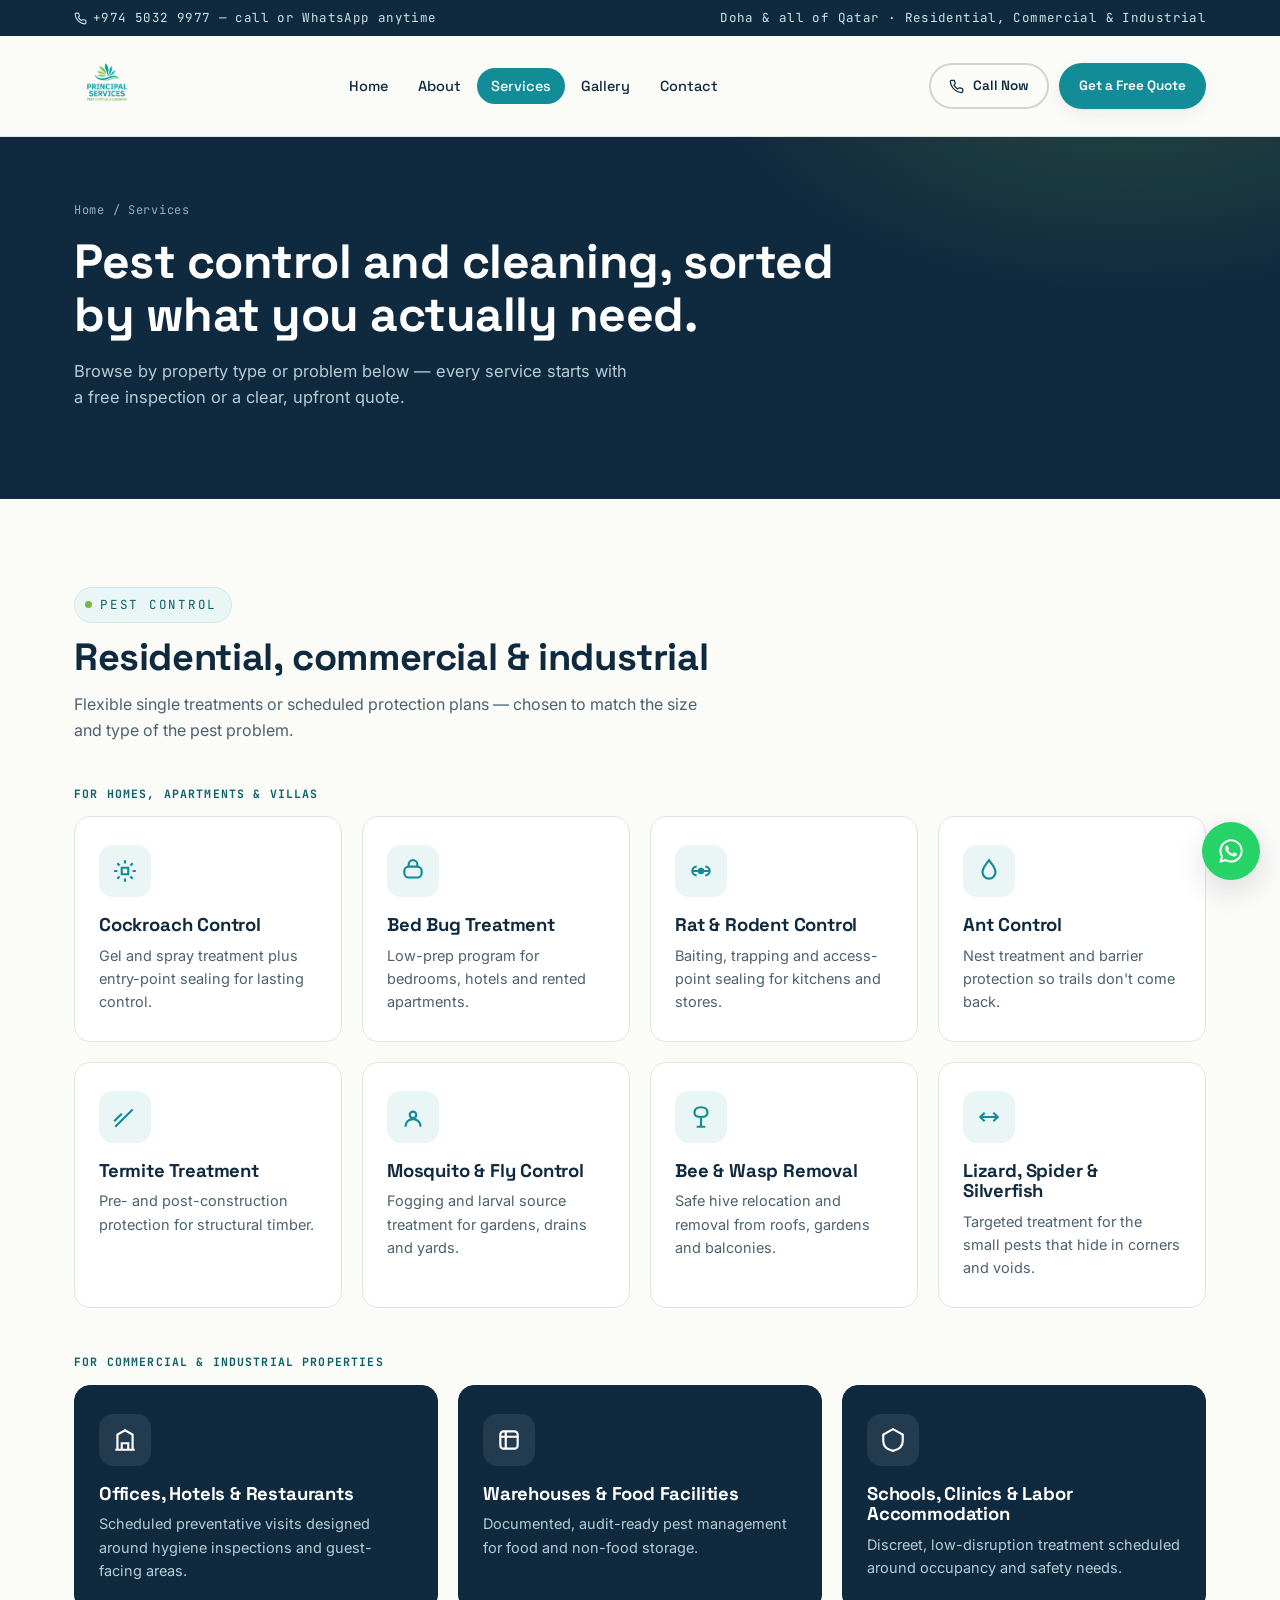
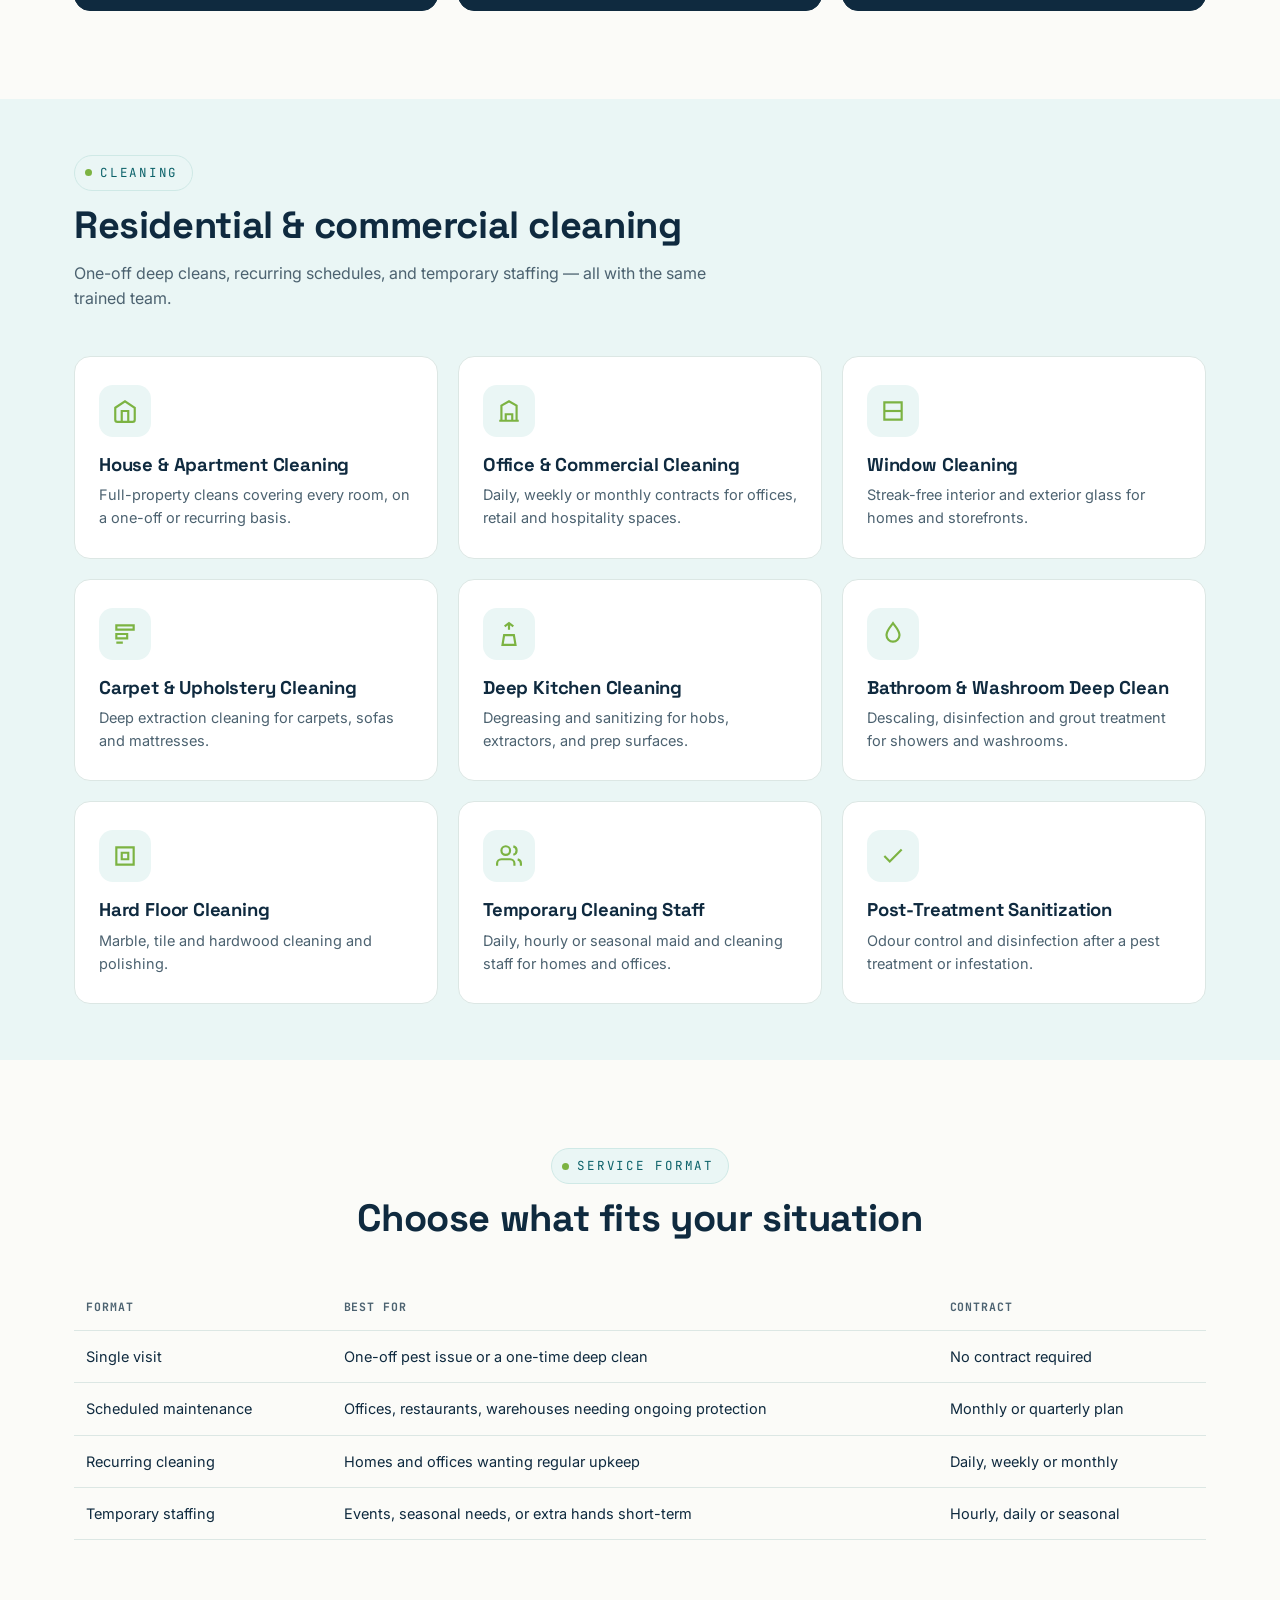
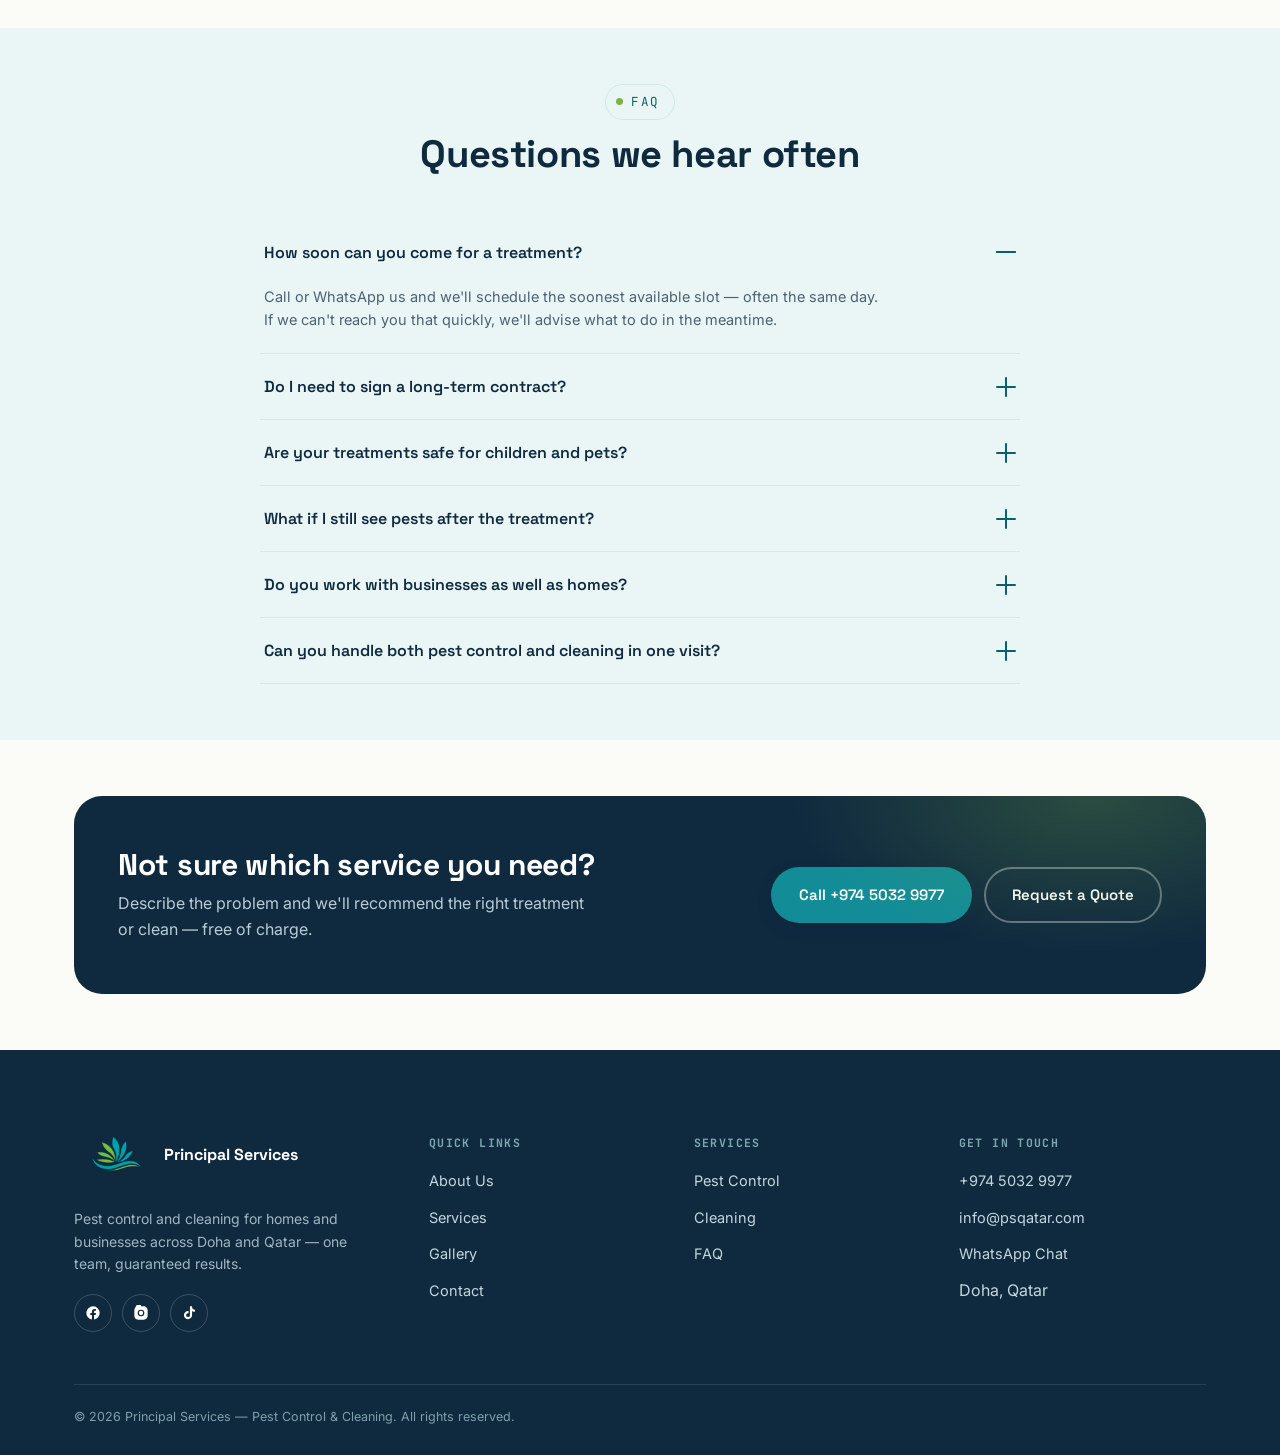
<file: services.html>
<!DOCTYPE html>
<html lang="en">
<head>
<meta charset="UTF-8">
<meta name="viewport" content="width=device-width, initial-scale=1.0">
<title>Services | Pest Control &amp; Cleaning — Principal Services Qatar</title>
<meta name="description" content="Residential, commercial and industrial pest control plus full cleaning services in Qatar — general pest control, bed bugs, termites, office and home cleaning.">
<link rel="icon" href="favicon-64.png" type="image/png">
<link rel="preconnect" href="https://fonts.googleapis.com">
<link rel="preconnect" href="https://fonts.gstatic.com" crossorigin>
<link href="https://fonts.googleapis.com/css2?family=Space+Grotesk:wght@500;600;700&family=Inter:wght@400;500;600&family=JetBrains+Mono:wght@400;500&display=swap" rel="stylesheet">
<link rel="stylesheet" href="style.css">
</head>
<body>

<header class="site-header">
  <div class="topbar">
    <div class="wrap">
      <a href="tel:+97450329977">
        <svg width="13" height="13" viewBox="0 0 24 24" fill="none" stroke="currentColor" stroke-width="2"><path d="M22 16.92v3a2 2 0 0 1-2.18 2 19.79 19.79 0 0 1-8.63-3.07 19.5 19.5 0 0 1-6-6 19.79 19.79 0 0 1-3.07-8.67A2 2 0 0 1 4.11 2h3a2 2 0 0 1 2 1.72c.127.96.362 1.903.7 2.81a2 2 0 0 1-.45 2.11L8.09 9.91a16 16 0 0 0 6 6l1.27-1.27a2 2 0 0 1 2.11-.45c.907.338 1.85.573 2.81.7A2 2 0 0 1 22 16.92z"/></svg>
        +974 5032 9977 — call or WhatsApp anytime
      </a>
      <span class="topbar-hide-mobile">Doha &amp; all of Qatar · Residential, Commercial &amp; Industrial</span>
    </div>
  </div>
  <nav class="wrap nav">
    <a href="index.html" class="brand">
      <img src="ps_logo_trimmed.png" alt="Principal Services logo">
    </a>
    <ul class="nav-links">
      <li><a href="index.html" data-page="index.html">Home</a></li>
      <li><a href="about.html" data-page="about.html">About</a></li>
      <li><a href="services.html" data-page="services.html">Services</a></li>
      <li><a href="gallery.html" data-page="gallery.html">Gallery</a></li>
      <li><a href="contact.html" data-page="contact.html">Contact</a></li>
    </ul>
    <div class="nav-cta">
      <a href="tel:+97450329977" class="btn btn-ghost btn-sm nav-call" aria-label="Call Principal Services">
        <svg width="15" height="15" viewBox="0 0 24 24" fill="none" stroke="currentColor" stroke-width="2"><path d="M22 16.92v3a2 2 0 0 1-2.18 2 19.79 19.79 0 0 1-8.63-3.07 19.5 19.5 0 0 1-6-6 19.79 19.79 0 0 1-3.07-8.67A2 2 0 0 1 4.11 2h3a2 2 0 0 1 2 1.72c.127.96.362 1.903.7 2.81a2 2 0 0 1-.45 2.11L8.09 9.91a16 16 0 0 0 6 6l1.27-1.27a2 2 0 0 1 2.11-.45c.907.338 1.85.573 2.81.7A2 2 0 0 1 22 16.92z"/></svg>
        <span class="hide-mobile">Call Now</span>
      </a>
      <a href="contact.html" class="btn btn-primary btn-sm nav-quote">Get a Free Quote</a>
      <button class="nav-toggle" aria-label="Toggle menu" aria-expanded="false"><span></span></button>
    </div>
  </nav>
</header>

<section class="page-hero">
  <div class="wrap">
    <div class="crumbs"><a href="index.html">Home</a> / Services</div>
    <h1>Pest control and cleaning, sorted by what you actually need.</h1>
    <p>Browse by property type or problem below — every service starts with a free inspection or a clear, upfront quote.</p>
  </div>
</section>

<!-- ===================== PEST CONTROL ===================== -->
<section class="section" id="pest">
  <div class="wrap">
    <div class="section-head">
      <span class="eyebrow">Pest control</span>
      <h2>Residential, commercial &amp; industrial</h2>
      <p>Flexible single treatments or scheduled protection plans — chosen to match the size and type of the pest problem.</p>
    </div>

    <h3 class="small-caps" style="margin-bottom:16px;">For homes, apartments &amp; villas</h3>
    <div class="grid grid-4" style="margin-bottom:48px;">
      <div class="card">
        <div class="card-icon"><svg viewBox="0 0 24 24" fill="none" stroke="#128C97" stroke-width="2"><path d="M9 9h6v6H9z"/><path d="M12 2v3M12 19v3M2 12h3M19 12h3M4.9 4.9l2.1 2.1M17 17l2.1 2.1M19.1 4.9 17 7M7 17l-2.1 2.1"/></svg></div>
        <h3>Cockroach Control</h3>
        <p>Gel and spray treatment plus entry-point sealing for lasting control.</p>
      </div>
      <div class="card">
        <div class="card-icon"><svg viewBox="0 0 24 24" fill="none" stroke="#128C97" stroke-width="2"><rect x="4" y="8" width="16" height="10" rx="4"/><path d="M8 8V6a4 4 0 0 1 8 0v2"/></svg></div>
        <h3>Bed Bug Treatment</h3>
        <p>Low-prep program for bedrooms, hotels and rented apartments.</p>
      </div>
      <div class="card">
        <div class="card-icon"><svg viewBox="0 0 24 24" fill="none" stroke="#128C97" stroke-width="2"><path d="M4 12h16M4 12a4 4 0 0 1 4-4M20 12a4 4 0 0 0-4-4M4 12a4 4 0 0 0 4 4M20 12a4 4 0 0 1-4 4"/><circle cx="12" cy="12" r="2"/></svg></div>
        <h3>Rat &amp; Rodent Control</h3>
        <p>Baiting, trapping and access-point sealing for kitchens and stores.</p>
      </div>
      <div class="card">
        <div class="card-icon"><svg viewBox="0 0 24 24" fill="none" stroke="#128C97" stroke-width="2"><path d="M12 2c-3 4-6 7-6 11a6 6 0 0 0 12 0c0-4-3-7-6-11z"/></svg></div>
        <h3>Ant Control</h3>
        <p>Nest treatment and barrier protection so trails don't come back.</p>
      </div>
      <div class="card">
        <div class="card-icon"><svg viewBox="0 0 24 24" fill="none" stroke="#128C97" stroke-width="2"><path d="M3 21l9-9M12 12l4-4M16 8l3-3M9 9l-4 4M5 13l-3 3"/></svg></div>
        <h3>Termite Treatment</h3>
        <p>Pre- and post-construction protection for structural timber.</p>
      </div>
      <div class="card">
        <div class="card-icon"><svg viewBox="0 0 24 24" fill="none" stroke="#128C97" stroke-width="2"><circle cx="12" cy="10" r="3"/><path d="M5 21c0-4 3-7 7-7s7 3 7 7"/></svg></div>
        <h3>Mosquito &amp; Fly Control</h3>
        <p>Fogging and larval source treatment for gardens, drains and yards.</p>
      </div>
      <div class="card">
        <div class="card-icon"><svg viewBox="0 0 24 24" fill="none" stroke="#128C97" stroke-width="2"><path d="M6 8c0-3 2-5 6-5s6 2 6 5-2 4-6 4-6-1-6-4z"/><path d="M12 12v9M8 21h8"/></svg></div>
        <h3>Bee &amp; Wasp Removal</h3>
        <p>Safe hive relocation and removal from roofs, gardens and balconies.</p>
      </div>
      <div class="card">
        <div class="card-icon"><svg viewBox="0 0 24 24" fill="none" stroke="#128C97" stroke-width="2"><path d="M4 12h16M8 8l-4 4 4 4M16 8l4 4-4 4"/></svg></div>
        <h3>Lizard, Spider &amp; Silverfish</h3>
        <p>Targeted treatment for the small pests that hide in corners and voids.</p>
      </div>
    </div>

    <h3 class="small-caps" style="margin-bottom:16px;">For commercial &amp; industrial properties</h3>
    <div class="grid grid-3">
      <div class="card card--dark">
        <div class="card-icon"><svg viewBox="0 0 24 24" fill="none" stroke="#fff" stroke-width="2"><path d="M3 21h18M5 21V7l7-4 7 4v14M9 21v-6h6v6"/></svg></div>
        <h3>Offices, Hotels &amp; Restaurants</h3>
        <p>Scheduled preventative visits designed around hygiene inspections and guest-facing areas.</p>
      </div>
      <div class="card card--dark">
        <div class="card-icon"><svg viewBox="0 0 24 24" fill="none" stroke="#fff" stroke-width="2"><rect x="4" y="4" width="16" height="16" rx="3"/><path d="M9 4v16M4 9h16"/></svg></div>
        <h3>Warehouses &amp; Food Facilities</h3>
        <p>Documented, audit-ready pest management for food and non-food storage.</p>
      </div>
      <div class="card card--dark">
        <div class="card-icon"><svg viewBox="0 0 24 24" fill="none" stroke="#fff" stroke-width="2"><path d="M12 2 3 7v6c0 5 4 8 9 9 5-1 9-4 9-9V7z"/></svg></div>
        <h3>Schools, Clinics &amp; Labor Accommodation</h3>
        <p>Discreet, low-disruption treatment scheduled around occupancy and safety needs.</p>
      </div>
    </div>
  </div>
</section>

<!-- ===================== CLEANING ===================== -->
<section class="section--tight" style="background:var(--mist);" id="clean">
  <div class="wrap">
    <div class="section-head">
      <span class="eyebrow">Cleaning</span>
      <h2>Residential &amp; commercial cleaning</h2>
      <p>One-off deep cleans, recurring schedules, and temporary staffing — all with the same trained team.</p>
    </div>
    <div class="grid grid-3">
      <div class="card">
        <div class="card-icon"><svg viewBox="0 0 24 24" fill="none" stroke="#7CB342" stroke-width="2"><path d="M3 9l9-6 9 6v11a2 2 0 0 1-2 2H5a2 2 0 0 1-2-2z"/><path d="M9 22V12h6v10"/></svg></div>
        <h3>House &amp; Apartment Cleaning</h3>
        <p>Full-property cleans covering every room, on a one-off or recurring basis.</p>
      </div>
      <div class="card">
        <div class="card-icon"><svg viewBox="0 0 24 24" fill="none" stroke="#7CB342" stroke-width="2"><path d="M3 21h18M5 21V7l7-4 7 4v14M9 21v-6h6v6"/></svg></div>
        <h3>Office &amp; Commercial Cleaning</h3>
        <p>Daily, weekly or monthly contracts for offices, retail and hospitality spaces.</p>
      </div>
      <div class="card">
        <div class="card-icon"><svg viewBox="0 0 24 24" fill="none" stroke="#7CB342" stroke-width="2"><path d="M4 4h16v16H4z"/><path d="M4 12h16"/></svg></div>
        <h3>Window Cleaning</h3>
        <p>Streak-free interior and exterior glass for homes and storefronts.</p>
      </div>
      <div class="card">
        <div class="card-icon"><svg viewBox="0 0 24 24" fill="none" stroke="#7CB342" stroke-width="2"><path d="M4 4h16v4H4zM4 12h10v4H4zM4 20h6"/></svg></div>
        <h3>Carpet &amp; Upholstery Cleaning</h3>
        <p>Deep extraction cleaning for carpets, sofas and mattresses.</p>
      </div>
      <div class="card">
        <div class="card-icon"><svg viewBox="0 0 24 24" fill="none" stroke="#7CB342" stroke-width="2"><path d="M12 2v6M8 5l4-3 4 3M6 22h12l-1.5-9h-9z"/></svg></div>
        <h3>Deep Kitchen Cleaning</h3>
        <p>Degreasing and sanitizing for hobs, extractors, and prep surfaces.</p>
      </div>
      <div class="card">
        <div class="card-icon"><svg viewBox="0 0 24 24" fill="none" stroke="#7CB342" stroke-width="2"><path d="M12 2c-3 4-6 7-6 11a6 6 0 0 0 12 0c0-4-3-7-6-11z"/></svg></div>
        <h3>Bathroom &amp; Washroom Deep Clean</h3>
        <p>Descaling, disinfection and grout treatment for showers and washrooms.</p>
      </div>
      <div class="card">
        <div class="card-icon"><svg viewBox="0 0 24 24" fill="none" stroke="#7CB342" stroke-width="2"><path d="M4 4h16v16H4z"/><path d="M9 9h6v6H9z"/></svg></div>
        <h3>Hard Floor Cleaning</h3>
        <p>Marble, tile and hardwood cleaning and polishing.</p>
      </div>
      <div class="card">
        <div class="card-icon"><svg viewBox="0 0 24 24" fill="none" stroke="#7CB342" stroke-width="2"><path d="M17 21v-2a4 4 0 0 0-4-4H5a4 4 0 0 0-4 4v2"/><circle cx="9" cy="7" r="4"/><path d="M23 21v-2a4 4 0 0 0-3-3.87"/><path d="M16 3.13a4 4 0 0 1 0 7.75"/></svg></div>
        <h3>Temporary Cleaning Staff</h3>
        <p>Daily, hourly or seasonal maid and cleaning staff for homes and offices.</p>
      </div>
      <div class="card">
        <div class="card-icon"><svg viewBox="0 0 24 24" fill="none" stroke="#7CB342" stroke-width="2"><path d="M20 6L9 17l-5-5"/></svg></div>
        <h3>Post-Treatment Sanitization</h3>
        <p>Odour control and disinfection after a pest treatment or infestation.</p>
      </div>
    </div>
  </div>
</section>

<!-- ===================== COVERAGE TABLE ===================== -->
<section class="section">
  <div class="wrap">
    <div class="section-head center">
      <span class="eyebrow">Service format</span>
      <h2>Choose what fits your situation</h2>
    </div>
    <table class="stack-table">
      <thead>
        <tr><th>Format</th><th>Best for</th><th>Contract</th></tr>
      </thead>
      <tbody>
        <tr><td>Single visit</td><td>One-off pest issue or a one-time deep clean</td><td>No contract required</td></tr>
        <tr><td>Scheduled maintenance</td><td>Offices, restaurants, warehouses needing ongoing protection</td><td>Monthly or quarterly plan</td></tr>
        <tr><td>Recurring cleaning</td><td>Homes and offices wanting regular upkeep</td><td>Daily, weekly or monthly</td></tr>
        <tr><td>Temporary staffing</td><td>Events, seasonal needs, or extra hands short-term</td><td>Hourly, daily or seasonal</td></tr>
      </tbody>
    </table>
  </div>
</section>

<!-- ===================== FAQ ===================== -->
<section class="section--tight" style="background:var(--mist);" id="faq">
  <div class="wrap">
    <div class="section-head center">
      <span class="eyebrow">FAQ</span>
      <h2>Questions we hear often</h2>
    </div>
    <div style="max-width:760px; margin-inline:auto;">
      <div class="faq-item is-open">
        <button class="faq-q"><span>How soon can you come for a treatment?</span><span class="plus"></span></button>
        <div class="faq-a" style="max-height:200px;"><p>Call or WhatsApp us and we'll schedule the soonest available slot — often the same day. If we can't reach you that quickly, we'll advise what to do in the meantime.</p></div>
      </div>
      <div class="faq-item">
        <button class="faq-q"><span>Do I need to sign a long-term contract?</span><span class="plus"></span></button>
        <div class="faq-a"><p>No. Single treatments are available with no long-term commitment. Businesses that want ongoing protection can opt into a scheduled maintenance plan instead.</p></div>
      </div>
      <div class="faq-item">
        <button class="faq-q"><span>Are your treatments safe for children and pets?</span><span class="plus"></span></button>
        <div class="faq-a"><p>We use government-approved products and methods chosen with families and pets in mind. We'll always advise if you need to stay clear of a treated area for a short time.</p></div>
      </div>
      <div class="faq-item">
        <button class="faq-q"><span>What if I still see pests after the treatment?</span><span class="plus"></span></button>
        <div class="faq-a"><p>A short increase in activity right after treatment is normal — it usually means pests are being flushed out. If activity continues past about a week, contact us for a free follow-up visit.</p></div>
      </div>
      <div class="faq-item">
        <button class="faq-q"><span>Do you work with businesses as well as homes?</span><span class="plus"></span></button>
        <div class="faq-a"><p>Yes — offices, restaurants, hotels, schools, clinics, warehouses and industrial facilities are all part of our regular client base, with tailored scheduling for each.</p></div>
      </div>
      <div class="faq-item">
        <button class="faq-q"><span>Can you handle both pest control and cleaning in one visit?</span><span class="plus"></span></button>
        <div class="faq-a"><p>In many cases, yes — particularly for post-treatment sanitization or a deep clean requested alongside a pest job. Mention both needs when you call and we'll plan accordingly.</p></div>
      </div>
    </div>
  </div>
</section>

<section class="section--tight">
  <div class="wrap">
    <div class="cta-band">
      <div>
        <h3>Not sure which service you need?</h3>
        <p>Describe the problem and we'll recommend the right treatment or clean — free of charge.</p>
      </div>
      <div class="actions">
        <a href="tel:+97450329977" class="btn btn-primary">Call +974 5032 9977</a>
        <a href="contact.html" class="btn btn-ghost-light">Request a Quote</a>
      </div>
    </div>
  </div>
</section>

<footer class="site-footer">
  <div class="wrap">
    <div class="footer-grid">
      <div>
        <div class="footer-brand">
          <img src="ps_icon.png" alt="">
          <b>Principal Services</b>
        </div>
        <p>Pest control and cleaning for homes and businesses across Doha and Qatar — one team, guaranteed results.</p>
        <div class="footer-socials">
          <a href="#" aria-label="Facebook"><svg viewBox="0 0 24 24" fill="#fff"><path d="M22 12a10 10 0 1 0-11.6 9.9v-7H7.9V12h2.5V9.8c0-2.5 1.5-3.9 3.8-3.9 1.1 0 2.2.2 2.2.2v2.4h-1.2c-1.2 0-1.6.8-1.6 1.6V12h2.8l-.4 2.9h-2.4v7A10 10 0 0 0 22 12z"/></svg></a>
          <a href="#" aria-label="Instagram"><svg viewBox="0 0 24 24" fill="#fff"><path d="M12 2c2.7 0 3.05.01 4.12.06 1.06.05 1.79.22 2.43.47a4.9 4.9 0 0 1 1.77 1.15 4.9 4.9 0 0 1 1.15 1.77c.25.64.42 1.37.47 2.43.05 1.07.06 1.42.06 4.12s-.01 3.05-.06 4.12c-.05 1.06-.22 1.79-.47 2.43a4.9 4.9 0 0 1-1.15 1.77 4.9 4.9 0 0 1-1.77 1.15c-.64.25-1.37.42-2.43.47-1.07.05-1.42.06-4.12.06s-3.05-.01-4.12-.06c-1.06-.05-1.79-.22-2.43-.47a4.9 4.9 0 0 1-1.77-1.15 4.9 4.9 0 0 1-1.15-1.77c-.25-.64-.42-1.37-.47-2.43C2.01 15.05 2 14.7 2 12s.01-3.05.06-4.12c.05-1.06.22-1.79.47-2.43a4.9 4.9 0 0 1 1.15-1.77A4.9 4.9 0 0 1 5.45.53c.64-.25 1.37-.42 2.43-.47C8.95.01 9.3 0 12 0zm0 5a5 5 0 1 0 0 10 5 5 0 0 0 0-10zm0 8.2a3.2 3.2 0 1 1 0-6.4 3.2 3.2 0 0 1 0 6.4zm5.2-8.4a1.17 1.17 0 1 1 0-2.34 1.17 1.17 0 0 1 0 2.34z"/></svg></a>
          <a href="#" aria-label="TikTok"><svg viewBox="0 0 24 24" fill="#fff"><path d="M16.6 2h-3.2v13.2a2.9 2.9 0 1 1-2.06-2.78V9.15a6.1 6.1 0 1 0 5.26 6.05V8.9a7.6 7.6 0 0 0 4.4 1.4V7.1a4.4 4.4 0 0 1-4.4-4.4z"/></svg></a>
        </div>
      </div>
      <div>
        <h5>Quick Links</h5>
        <ul>
          <li><a href="about.html">About Us</a></li>
          <li><a href="services.html">Services</a></li>
          <li><a href="gallery.html">Gallery</a></li>
          <li><a href="contact.html">Contact</a></li>
        </ul>
      </div>
      <div>
        <h5>Services</h5>
        <ul>
          <li><a href="services.html#pest">Pest Control</a></li>
          <li><a href="services.html#clean">Cleaning</a></li>
          <li><a href="services.html#faq">FAQ</a></li>
        </ul>
      </div>
      <div>
        <h5>Get In Touch</h5>
        <ul>
          <li><a href="tel:+97450329977">+974 5032 9977</a></li>
          <li><a href="mailto:info@psqatar.com">info@psqatar.com</a></li>
          <li><a href="https://wa.me/97450329977" target="_blank" rel="noopener">WhatsApp Chat</a></li>
          <li><span>Doha, Qatar</span></li>
        </ul>
      </div>
    </div>
    <div class="footer-bottom">
      <span>© <span id="year"></span> Principal Services — Pest Control &amp; Cleaning. All rights reserved.</span>
      <!--<span>Site by Ocean Developers</span>-->
    </div>
  </div>
</footer>

<a href="https://wa.me/97450329977" class="wa-float" target="_blank" rel="noopener" aria-label="Chat on WhatsApp">
  <svg viewBox="0 0 24 24"><path d="M12.04 2c-5.5 0-9.96 4.46-9.96 9.96 0 1.76.46 3.4 1.27 4.83L2 22l5.36-1.31a9.9 9.9 0 0 0 4.68 1.19h.01c5.5 0 9.96-4.46 9.96-9.96S17.54 2 12.04 2zm0 18.19h-.01a8.2 8.2 0 0 1-4.19-1.15l-.3-.18-3.12.76.83-3.04-.2-.31a8.22 8.22 0 1 1 6.99 3.92zm4.5-6.16c-.25-.12-1.46-.72-1.68-.8-.23-.08-.39-.12-.56.12-.16.25-.64.8-.78.96-.14.16-.29.18-.53.06-.25-.12-1.04-.38-1.98-1.22-.73-.65-1.23-1.46-1.37-1.7-.14-.25-.02-.38.11-.5.11-.11.25-.29.37-.43.12-.15.16-.25.25-.41.08-.16.04-.31-.02-.43-.06-.12-.56-1.35-.77-1.85-.2-.48-.41-.42-.56-.43-.14-.01-.31-.01-.47-.01a.9.9 0 0 0-.66.31c-.22.25-.86.85-.86 2.07s.89 2.4 1.01 2.57c.12.16 1.75 2.67 4.24 3.74.59.26 1.05.41 1.41.52.59.19 1.13.16 1.56.1.48-.07 1.46-.6 1.66-1.17.21-.58.21-1.08.15-1.18-.06-.1-.23-.16-.48-.28z"/></svg>
</a>

<script src="main.js"></script>
</body>
</html>
</file>
<file: style.css>
/* =========================================================
   PRINCIPAL SERVICES — Pest Control & Cleaning, Qatar
   Design tokens
   ========================================================= */
:root{
  /* --- Color --- */
  --navy:        #0F2A3F;   /* ink / deep panels */
  --navy-soft:   #163C57;
  --teal:        #128C97;   /* primary, from logo */
  --teal-deep:   #0B6169;   /* hover / pressed */
  --leaf:        #7CB342;   /* secondary, from logo */
  --leaf-deep:   #5C9330;
  --leaf-light:  #C7E6A6;
  --mist:        #EAF6F5;   /* tinted section background */
  --paper:       #FBFBF8;   /* base background */
  --line:        #DCE7E4;   /* hairline borders on paper */
  --ink-60:      #4C6270;   /* muted text on paper */
  --white:       #FFFFFF;
  --amber:       #E8A23D;   /* warning / rating stars only */

  /* --- Type --- */
  --f-display: 'Space Grotesk', 'Segoe UI', sans-serif;
  --f-body:    'Inter', 'Segoe UI', sans-serif;
  --f-mono:    'JetBrains Mono', ui-monospace, monospace;

  /* --- Scale & rhythm --- */
  --radius-s: 8px;
  --radius-m: 16px;
  --radius-l: 28px;
  --shadow-1: 0 1px 2px rgba(15,42,63,.06), 0 6px 20px rgba(15,42,63,.06);
  --shadow-2: 0 10px 30px rgba(15,42,63,.14);
  --wrap: 1180px;
}

*,*::before,*::after{ box-sizing:border-box; }
html{ scroll-behavior:smooth; }
body{
  margin:0;
  font-family:var(--f-body);
  color:var(--navy);
  background:var(--paper);
  -webkit-font-smoothing:antialiased;
  line-height:1.6;
}
img{ max-width:100%; display:block; }
a{ color:inherit; text-decoration:none; }
ul{ margin:0; padding:0; list-style:none; }
h1,h2,h3,h4{ font-family:var(--f-display); margin:0; line-height:1.1; letter-spacing:-0.01em; }
p{ margin:0; }
button{ font-family:inherit; cursor:pointer; }
:focus-visible{ outline:3px solid var(--teal); outline-offset:3px; }
@media (prefers-reduced-motion: reduce){
  *{ animation-duration:0.001ms !important; animation-iteration-count:1 !important; transition-duration:0.001ms !important; scroll-behavior:auto !important; }
}

.wrap{ max-width:var(--wrap); margin:0 inline auto; margin-inline:auto; padding-inline:24px; }
.section{ padding-block:88px; }
.section--tight{ padding-block:56px; }
@media (max-width:760px){
  .section{ padding-block:56px; }
  .section--tight{ padding-block:36px; }
}
@media (max-width:400px){
  .wrap{ padding-inline:16px; }
}

/* --- Eyebrow / tag label (inspection-tag motif) --- */
.eyebrow{
  display:inline-flex; align-items:center; gap:8px;
  font-family:var(--f-mono); font-size:12.5px; letter-spacing:.14em; text-transform:uppercase;
  color:var(--teal-deep); background:var(--mist);
  border:1px solid #CFE9E6; border-radius:999px;
  padding:7px 14px 7px 10px;
}
.eyebrow::before{
  content:''; width:7px; height:7px; border-radius:50%; background:var(--leaf); flex:none;
}
.eyebrow--on-dark{ color:var(--leaf-light); background:rgba(255,255,255,.07); border-color:rgba(255,255,255,.16); }
.eyebrow--on-dark::before{ background:var(--leaf-light); }

/* --- Buttons --- */
.btn{
  display:inline-flex; align-items:center; justify-content:center; gap:9px;
  font-family:var(--f-display); font-weight:600; font-size:15px;
  padding:14px 26px; border-radius:999px; border:2px solid transparent;
  transition:transform .15s ease, box-shadow .15s ease, background .15s ease, border-color .15s ease, color .15s ease;
  white-space:nowrap;
}
.btn:hover{ transform:translateY(-2px); }
.btn-primary{ background:var(--teal); color:var(--white); box-shadow:var(--shadow-1); }
.btn-primary:hover{ background:var(--teal-deep); box-shadow:var(--shadow-2); }
.btn-leaf{ background:var(--leaf); color:var(--navy); box-shadow:var(--shadow-1); }
.btn-leaf:hover{ background:var(--leaf-deep); color:var(--white); }
.btn-ghost{ background:transparent; border-color:rgba(15,42,63,.18); color:var(--navy); }
.btn-ghost:hover{ border-color:var(--teal); color:var(--teal-deep); }
.btn-ghost-light{ background:transparent; border-color:rgba(255,255,255,.35); color:var(--white); }
.btn-ghost-light:hover{ border-color:var(--white); background:rgba(255,255,255,.08); }
.btn-sm{ padding:10px 18px; font-size:13.5px; }
.btn-block{ width:100%; }

/* =========================================================
   HEADER
   ========================================================= */
.site-header{
  position:sticky; top:0; z-index:100;
  background:rgba(251,251,248,.9); backdrop-filter:blur(10px);
  border-bottom:1px solid var(--line);
}
.topbar{
  background:var(--navy); color:#CFE3E9;
  font-family:var(--f-mono); font-size:12.5px; letter-spacing:.03em;
}
.topbar .wrap{ display:flex; align-items:center; justify-content:space-between; padding-block:8px; gap:16px; }
.topbar a{ display:inline-flex; align-items:center; gap:6px; }
.topbar a:hover{ color:var(--leaf-light); }
.topbar .topbar-hide-mobile{ display:inline-flex; }
@media (max-width:640px){ .topbar .topbar-hide-mobile{ display:none; } }

.nav{ display:flex; align-items:center; justify-content:space-between; padding-block:10px; gap:20px; }
.brand{ display:flex; align-items:center; gap:10px; flex:none; }
.brand img{ height:80px; width:auto; max-width:none; }
@media (max-width:480px){
  .brand img{ height:60px; }
}
@media (max-width:360px){
  .brand img{ height:52px; }
}
.brand-word{ font-family:var(--f-display); font-weight:700; line-height:1.05; }
.brand-word b{ display:block; font-size:16.5px; color:var(--navy); letter-spacing:-.01em; }
.brand-word span{ display:block; font-family:var(--f-mono); font-size:10.5px; letter-spacing:.13em; text-transform:uppercase; color:var(--leaf-deep); }

.nav-links{ display:flex; align-items:center; gap:2px; }
.nav-links a{
  font-family:var(--f-display); font-weight:500; font-size:14.5px;
  padding:9px 14px; border-radius:999px; color:var(--navy);
  transition:background .15s ease, color .15s ease;
}
.nav-links a:hover{ background:var(--mist); color:var(--teal-deep); }
.nav-links a.is-active{ background:var(--teal); color:var(--white); }

.nav-cta{ display:flex; align-items:center; gap:10px; flex:none; }
.nav-toggle{
  display:none; background:none; border:2px solid var(--line); border-radius:10px;
  width:44px; height:40px; align-items:center; justify-content:center; flex:none;
}
.nav-toggle span, .nav-toggle span::before, .nav-toggle span::after{
  content:''; display:block; width:20px; height:2px; background:var(--navy); position:relative; transition:.2s;
}
.nav-toggle span::before{ position:absolute; top:-6px; }
.nav-toggle span::after{ position:absolute; top:6px; }

@media (max-width:920px){
  .nav-links{
    position:fixed; top:var(--header-h, 96px); left:0; right:0; bottom:auto; height:0; overflow:hidden;
    flex-direction:column; align-items:stretch; gap:0; background:var(--paper);
    transition:height .25s ease; padding-inline:24px;
  }
  .nav-links.is-open{ height:calc(100dvh - var(--header-h, 96px)); overflow:auto; padding-top:14px; border-top:1px solid var(--line); }
  .nav-links a{ padding:14px 10px; border-radius:12px; font-size:17px; border-bottom:1px solid var(--line); }
  .nav-cta .btn span.hide-mobile{ display:none; }
  .nav-call{ padding:11px; border-radius:50%; }
  .nav-toggle{ display:flex; }
}

/* Very small phones: keep the header from ever getting crowded — drop the
   secondary quote pill and lean on the call icon + hamburger + WhatsApp float. */
@media (max-width:400px){
  .nav-quote{ display:none; }
}

/* =========================================================
   WAVE DIVIDER — signature motif (from the logo's wave mark)
   ========================================================= */
.wave{ display:block; width:100%; line-height:0; }
.wave svg{ width:100%; height:auto; display:block; }

/* =========================================================
   HERO
   ========================================================= */
.hero{
  position:relative; overflow:hidden;
  background:
    radial-gradient(900px 480px at 84% -10%, rgba(124,179,66,.18), transparent 60%),
    radial-gradient(1100px 620px at 8% 0%, rgba(18,140,151,.14), transparent 55%),
    var(--paper);
  padding-block:64px 0;
}
.hero-grid{ display:grid; grid-template-columns:1.05fr .95fr; gap:56px; align-items:center; }
.hero-kicker{ margin-bottom:20px; }
.hero h1{
  font-size:clamp(34px,4.6vw,58px); font-weight:700; color:var(--navy);
}
.hero h1 em{ font-style:normal; color:var(--teal-deep);
  background:linear-gradient(180deg, transparent 62%, var(--leaf-light) 62%);
}
.hero-sub{ margin-top:20px; max-width:52ch; font-size:17.5px; color:var(--ink-60); }
.hero-actions{ display:flex; flex-wrap:wrap; gap:12px; margin-top:30px; }
.hero-trust{ display:flex; flex-wrap:wrap; gap:22px; margin-top:36px; padding-top:26px; border-top:1px solid var(--line); }
.hero-trust div b{ display:block; font-family:var(--f-display); font-size:22px; color:var(--navy); }
.hero-trust div span{ font-family:var(--f-mono); font-size:11.5px; letter-spacing:.08em; text-transform:uppercase; color:var(--ink-60); }

.hero-art{ position:relative; }
.hero-tag{
  position:absolute; z-index:3; background:var(--white); border:1px solid var(--line);
  border-radius:var(--radius-m); box-shadow:var(--shadow-2); padding:14px 16px;
  font-family:var(--f-mono); font-size:12px; display:flex; align-items:center; gap:10px;
}
.hero-tag .dot{ width:9px; height:9px; border-radius:50%; background:var(--leaf); flex:none; box-shadow:0 0 0 4px var(--leaf-light); }
.hero-tag-1{ top:6%; left:-4%; }
.hero-tag-2{ bottom:8%; right:-2%; }
@media (max-width:920px){ .hero-tag{ display:none; } }

@media (max-width:920px){
  .hero-grid{ grid-template-columns:1fr; }
  .hero{ padding-block:36px 0; }
}

/* =========================================================
   SECTION HEADERS
   ========================================================= */
.section-head{ max-width:640px; margin-bottom:44px; }
.section-head.center{ margin-inline:auto; text-align:center; }
.section-head h2{ font-size:clamp(26px,3.2vw,38px); margin-top:14px; }
.section-head p{ margin-top:14px; color:var(--ink-60); font-size:16px; }

/* =========================================================
   CARDS — services
   ========================================================= */
.grid{ display:grid; gap:20px; }
.grid-3{ grid-template-columns:repeat(3,1fr); }
.grid-2{ grid-template-columns:repeat(2,1fr); }
.grid-4{ grid-template-columns:repeat(4,1fr); }
@media (max-width:920px){ .grid-3,.grid-4{ grid-template-columns:repeat(2,1fr); } }
@media (max-width:640px){ .grid-2,.grid-3,.grid-4{ grid-template-columns:1fr; } }

.card{
  background:var(--white); border:1px solid var(--line); border-radius:var(--radius-m);
  padding:28px 24px; transition:transform .18s ease, box-shadow .18s ease, border-color .18s ease;
}
.card:hover{ transform:translateY(-4px); box-shadow:var(--shadow-2); border-color:transparent; }
.card-icon{
  width:52px; height:52px; border-radius:14px; display:flex; align-items:center; justify-content:center;
  background:var(--mist); margin-bottom:18px; flex:none;
}
.card-icon svg{ width:26px; height:26px; }
.card h3{ font-size:18.5px; margin-bottom:8px; }
.card p{ color:var(--ink-60); font-size:14.5px; }
.card-link{ display:inline-flex; align-items:center; gap:6px; margin-top:16px; font-family:var(--f-display); font-weight:600; font-size:13.5px; color:var(--teal-deep); }
.card-link svg{ width:14px; height:14px; transition:transform .15s ease; }
.card:hover .card-link svg{ transform:translateX(3px); }

.card--dark{ background:var(--navy); border-color:var(--navy); color:var(--white); }
.card--dark h3{ color:var(--white); }
.card--dark p{ color:#B9CCD6; }
.card--dark .card-icon{ background:rgba(255,255,255,.08); }

.pill{
  display:inline-block; font-family:var(--f-mono); font-size:11px; letter-spacing:.08em; text-transform:uppercase;
  background:var(--leaf-light); color:var(--leaf-deep); border-radius:999px; padding:4px 10px; margin-bottom:12px;
}
.pill--teal{ background:var(--mist); color:var(--teal-deep); }

/* =========================================================
   PROCESS (real sequence -> numbered)
   ========================================================= */
.process{ counter-reset:step; }
.process-row{ display:grid; grid-template-columns:repeat(4,1fr); gap:0; position:relative; }
@media (max-width:920px){ .process-row{ grid-template-columns:1fr; gap:28px; } }
.step{ position:relative; padding-inline:22px 10px; }
.step:first-child{ padding-inline-start:0; }
.step-num{
  font-family:var(--f-mono); font-size:13px; color:var(--teal-deep); letter-spacing:.08em;
  display:flex; align-items:center; gap:10px; margin-bottom:14px;
}
.step-num::before{ counter-increment:step; content:"0" counter(step); font-size:26px; font-family:var(--f-display); color:var(--leaf-deep); font-weight:700; }
.step h4{ font-size:16.5px; margin-bottom:8px; }
.step p{ color:var(--ink-60); font-size:14px; }
.process-row .step:not(:last-child)::after{
  content:''; position:absolute; top:16px; right:-14px; width:28px; height:2px;
  background:repeating-linear-gradient(90deg, var(--leaf) 0 6px, transparent 6px 11px);
}
@media (max-width:920px){ .process-row .step::after{ display:none; } }

/* =========================================================
   SPLIT / DUALITY BLOCK (pest vs clean)
   ========================================================= */
.duality{ display:grid; grid-template-columns:1fr 1fr; border-radius:var(--radius-l); overflow:hidden; box-shadow:var(--shadow-2); }
.duality > div{ padding:44px 36px; position:relative; }
.duality .d-pest{ background:var(--navy); color:var(--white); }
.duality .d-clean{ background:var(--leaf); color:var(--navy); }
.duality h3{ font-size:24px; margin-bottom:10px; }
.duality .d-pest p{ color:#B9CCD6; }
.duality .d-clean p{ color:#20411A; }
.duality ul{ margin-top:18px; display:flex; flex-direction:column; gap:10px; }
.duality li{ display:flex; gap:10px; font-size:14.5px; align-items:flex-start; }
.duality li svg{ flex:none; width:16px; height:16px; margin-top:3px; }
@media (max-width:760px){ .duality{ grid-template-columns:1fr; } .duality > div{ padding:34px 26px; } }

/* =========================================================
   TESTIMONIALS
   ========================================================= */
.t-card{ background:var(--white); border:1px solid var(--line); border-radius:var(--radius-m); padding:26px; }
.t-stars{ display:flex; gap:3px; margin-bottom:14px; }
.t-stars svg{ width:15px; height:15px; fill:var(--amber); }
.t-card p{ font-size:15px; color:var(--navy); }
.t-who{ display:flex; align-items:center; gap:10px; margin-top:18px; }
.t-avatar{ width:38px; height:38px; border-radius:50%; background:var(--mist); color:var(--teal-deep); display:flex; align-items:center; justify-content:center; font-family:var(--f-display); font-weight:700; font-size:14px; flex:none; }
.t-who b{ display:block; font-size:13.5px; }
.t-who span{ display:block; font-size:12px; color:var(--ink-60); }

/* =========================================================
   CTA BAND
   ========================================================= */
.cta-band{
  background:var(--navy); color:var(--white); border-radius:var(--radius-l);
  padding:52px 44px; display:flex; align-items:center; justify-content:space-between; gap:30px; flex-wrap:wrap;
  position:relative; overflow:hidden;
}
.cta-band::after{
  content:''; position:absolute; inset:0; pointer-events:none;
  background:radial-gradient(500px 260px at 90% 0%, rgba(124,179,66,.25), transparent 60%);
}
.cta-band h3{ font-size:clamp(22px,2.6vw,30px); max-width:520px; position:relative; }
.cta-band p{ color:#B9CCD6; margin-top:10px; max-width:480px; position:relative; }
.cta-band .actions{ display:flex; gap:12px; flex-wrap:wrap; position:relative; }
@media (max-width:560px){
  .cta-band{ padding:36px 26px; }
}

/* =========================================================
   FOOTER
   ========================================================= */
.site-footer{ background:var(--navy); color:#C3D6DE; padding-block:64px 28px; }
.footer-grid{ display:grid; grid-template-columns:1.4fr 1fr 1fr 1.1fr; gap:40px; }
@media (max-width:820px){ .footer-grid{ grid-template-columns:1fr 1fr; } }
@media (max-width:560px){ .footer-grid{ grid-template-columns:1fr; } }
.footer-brand{ display:flex; align-items:center; gap:10px; margin-bottom:14px; }
.footer-brand img{ height:80px; width:auto; }
@media (max-width:480px){
  .footer-brand img{ height:60px; }
}
.footer-brand b{ font-family:var(--f-display); color:var(--white); font-size:16px; }
.site-footer p{ font-size:14px; color:#9FB6C0; max-width:34ch; }
.site-footer h5{ font-family:var(--f-mono); font-size:11.5px; letter-spacing:.12em; text-transform:uppercase; color:#7FA7B0; margin-bottom:16px; }
.site-footer ul{ display:flex; flex-direction:column; gap:11px; }
.site-footer ul a{ font-size:14.5px; transition:color .15s ease; }
.site-footer ul a:hover{ color:var(--leaf-light); }
.footer-socials{ display:flex; gap:10px; margin-top:18px; }
.footer-socials a{
  width:38px; height:38px; border-radius:50%; border:1px solid rgba(255,255,255,.18);
  display:flex; align-items:center; justify-content:center; transition:.15s;
}
.footer-socials a:hover{ background:var(--teal); border-color:var(--teal); }
.footer-socials svg{ width:16px; height:16px; }
.footer-bottom{ margin-top:52px; padding-top:22px; border-top:1px solid rgba(255,255,255,.1); display:flex; justify-content:space-between; flex-wrap:wrap; gap:10px; font-size:12.5px; color:#7FA0AB; }

/* =========================================================
   PAGE HERO (inner pages)
   ========================================================= */
.page-hero{ background:var(--navy); color:var(--white); padding-block:64px 88px; position:relative; overflow:hidden; }
.page-hero::after{ content:''; position:absolute; inset:0; background:radial-gradient(700px 380px at 88% -20%, rgba(124,179,66,.22), transparent 60%); }
.page-hero .crumbs{ font-family:var(--f-mono); font-size:12px; color:#8FB2BB; letter-spacing:.06em; position:relative; }
.page-hero .crumbs a:hover{ color:var(--leaf-light); }
.page-hero h1{ font-size:clamp(30px,4.4vw,48px); margin-top:16px; max-width:760px; position:relative; }
.page-hero p{ margin-top:16px; color:#B9CCD6; max-width:56ch; font-size:16.5px; position:relative; }

/* =========================================================
   FAQ ACCORDION
   ========================================================= */
.faq-item{ border-bottom:1px solid var(--line); }
.faq-q{
  width:100%; display:flex; align-items:center; justify-content:space-between; gap:20px;
  background:none; border:none; text-align:left; padding:22px 4px;
  font-family:var(--f-display); font-weight:600; font-size:16px; color:var(--navy);
}
.faq-q .plus{ position:relative; width:20px; height:20px; flex:none; }
.faq-q .plus::before, .faq-q .plus::after{ content:''; position:absolute; background:var(--teal-deep); border-radius:2px; }
.faq-q .plus::before{ top:9px; left:0; width:20px; height:2px; }
.faq-q .plus::after{ top:0; left:9px; width:2px; height:20px; transition:transform .2s ease; }
.faq-item.is-open .faq-q .plus::after{ transform:rotate(90deg); }
.faq-a{ max-height:0; overflow:hidden; transition:max-height .25s ease; }
.faq-a p{ padding:0 4px 22px; color:var(--ink-60); font-size:14.5px; max-width:70ch; }

/* =========================================================
   TABLE (service comparison / coverage)
   ========================================================= */
.stack-table{ width:100%; border-collapse:collapse; }
.stack-table th,.stack-table td{ text-align:left; padding:14px 12px; border-bottom:1px solid var(--line); font-size:14.5px; }
.stack-table th{ font-family:var(--f-mono); font-size:11.5px; text-transform:uppercase; letter-spacing:.08em; color:var(--ink-60); }

/* =========================================================
   GALLERY (before/after tiles — illustrative, no stock photos)
   ========================================================= */
.ba-tile{ border-radius:var(--radius-m); overflow:hidden; border:1px solid var(--line); background:var(--white); }
.ba-visual{ display:grid; grid-template-columns:1fr 1fr; height:180px; }
.ba-before{ background:linear-gradient(160deg,#EFE6D6,#E4D2AE); display:flex; align-items:flex-end; padding:14px; }
.ba-after{ background:linear-gradient(160deg, var(--mist), #D9F0E9); display:flex; align-items:flex-end; padding:14px; }
.ba-label{ font-family:var(--f-mono); font-size:11px; letter-spacing:.08em; text-transform:uppercase; background:rgba(15,42,63,.75); color:#fff; padding:4px 9px; border-radius:999px; }
.ba-after .ba-label{ background:var(--teal-deep); }
.ba-body{ padding:18px 20px 22px; }
.ba-body h4{ font-size:15.5px; margin-bottom:6px; }
.ba-body p{ font-size:13.5px; color:var(--ink-60); }

/* =========================================================
   CONTACT
   ========================================================= */
.contact-grid{ display:grid; grid-template-columns:.9fr 1.1fr; gap:44px; align-items:start; }
@media (max-width:920px){ .contact-grid{ grid-template-columns:1fr; } }
.contact-card{ background:var(--white); border:1px solid var(--line); border-radius:var(--radius-m); padding:24px; display:flex; gap:14px; align-items:flex-start; }
.contact-card + .contact-card{ margin-top:14px; }
.contact-card .ci{ width:44px; height:44px; border-radius:12px; background:var(--mist); display:flex; align-items:center; justify-content:center; flex:none; }
.contact-card .ci svg{ width:20px; height:20px; }
.contact-card h4{ font-size:15px; margin-bottom:4px; }
.contact-card p, .contact-card a{ font-size:14.5px; color:var(--ink-60); }
.contact-card a:hover{ color:var(--teal-deep); }

.form-card{ background:var(--white); border:1px solid var(--line); border-radius:var(--radius-l); padding:32px; box-shadow:var(--shadow-1); }
.field{ margin-bottom:18px; }
.field label{ display:block; font-family:var(--f-display); font-weight:600; font-size:13.5px; margin-bottom:8px; }
.field input, .field select, .field textarea{
  width:100%; border:1.5px solid var(--line); border-radius:10px; padding:12px 14px;
  font-family:var(--f-body); font-size:14.5px; background:var(--paper); color:var(--navy);
  transition:border-color .15s ease, box-shadow .15s ease;
}
.field input:focus, .field select:focus, .field textarea:focus{
  outline:none; border-color:var(--teal); box-shadow:0 0 0 4px rgba(18,140,151,.14);
}
.field-row{ display:grid; grid-template-columns:1fr 1fr; gap:16px; }
@media (max-width:520px){ .field-row{ grid-template-columns:1fr; } }
.form-note{ font-size:12.5px; color:var(--ink-60); margin-top:10px; }
.form-status{ font-size:13.5px; margin-top:14px; padding:10px 14px; border-radius:10px; display:none; }
.form-status.ok{ display:block; background:#E9F5E3; color:#3F6B24; }
.form-status.err{ display:block; background:#FBEAEA; color:#9C3131; }

.map-frame{ border-radius:var(--radius-m); overflow:hidden; border:1px solid var(--line); height:320px; margin-top:24px; }
.map-frame iframe{ width:100%; height:100%; border:0; }

/* --- Floating WhatsApp button --- */
.wa-float{
  position:fixed; right:20px; bottom:20px; z-index:200; width:58px; height:58px; border-radius:50%;
  background:#25D366; display:flex; align-items:center; justify-content:center; box-shadow:var(--shadow-2);
  transition:transform .15s ease;
}
.wa-float:hover{ transform:scale(1.06); }
.wa-float svg{ width:28px; height:28px; fill:#fff; }

/* --- Utilities --- */
.mt-0{ margin-top:0 !important; }
.center-text{ text-align:center; }
.badge-row{ display:flex; flex-wrap:wrap; gap:10px; }
.small-caps{ font-family:var(--f-mono); font-size:11.5px; letter-spacing:.1em; text-transform:uppercase; color:var(--teal-deep); }
</file>
